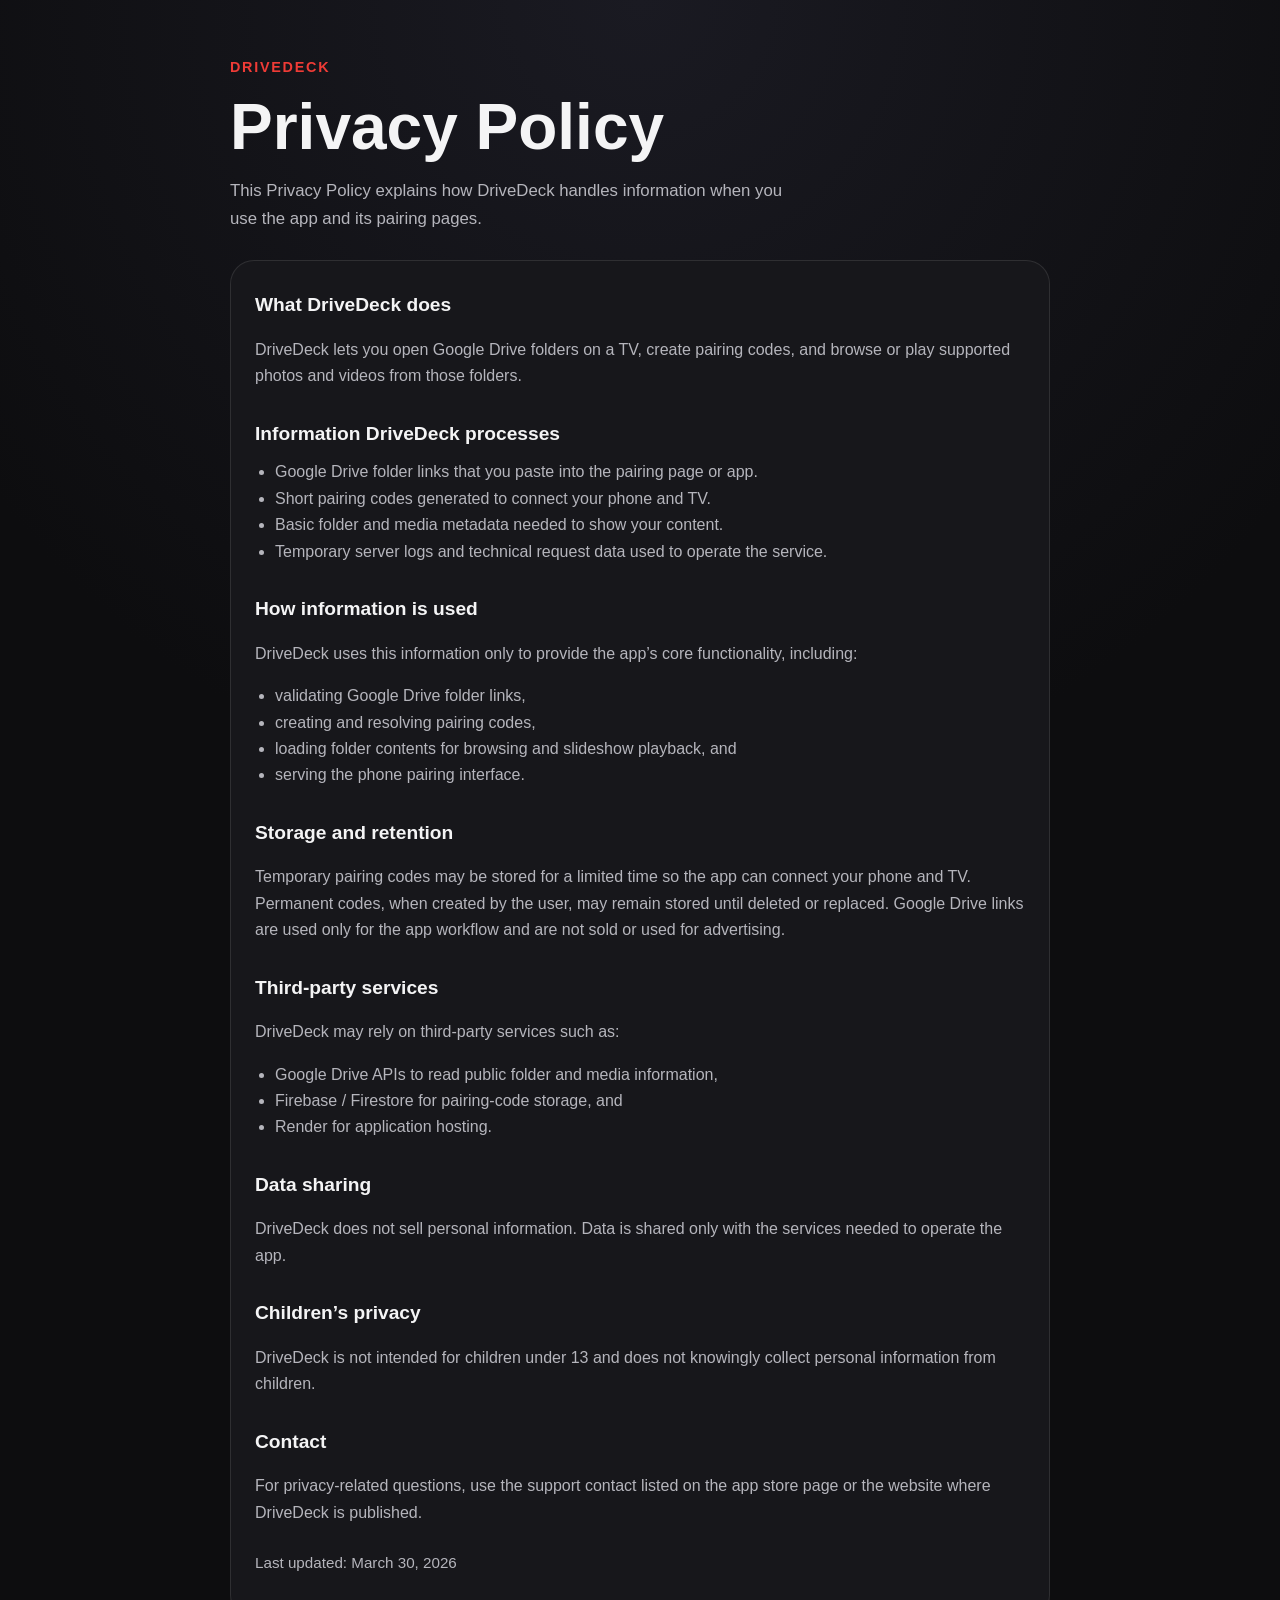
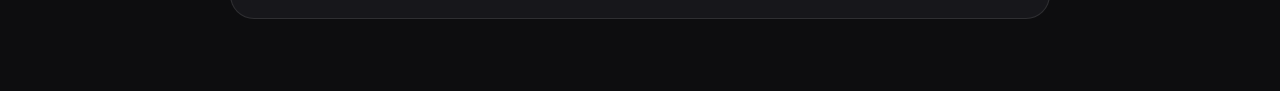
<file: privacy-policy.html>
<!DOCTYPE html>
<html lang="en">
  <head>
    <meta charset="UTF-8" />
    <meta name="viewport" content="width=device-width, initial-scale=1.0" />
    <title>DriveDeck Privacy Policy</title>
    <style>
      :root {
        color-scheme: dark;
        --bg: #0d0d0f;
        --panel: #17171b;
        --text: #f4f4f5;
        --muted: #b5b5bc;
        --accent: #ef3b36;
        --border: rgba(255, 255, 255, 0.1);
      }

      * {
        box-sizing: border-box;
      }

      body {
        margin: 0;
        font-family: -apple-system, BlinkMacSystemFont, "Segoe UI", sans-serif;
        background: radial-gradient(circle at top, #1a1a22, var(--bg) 45%);
        color: var(--text);
        line-height: 1.65;
      }

      main {
        max-width: 860px;
        margin: 0 auto;
        padding: 56px 20px 72px;
      }

      .eyebrow {
        color: var(--accent);
        font-size: 0.9rem;
        font-weight: 700;
        letter-spacing: 0.12em;
        text-transform: uppercase;
        margin: 0 0 14px;
      }

      h1 {
        font-size: clamp(2.2rem, 5vw, 4rem);
        line-height: 1.05;
        margin: 0 0 16px;
      }

      .intro {
        color: var(--muted);
        font-size: 1.05rem;
        margin: 0 0 28px;
        max-width: 62ch;
      }

      .panel {
        background: var(--panel);
        border: 1px solid var(--border);
        border-radius: 24px;
        padding: 28px 24px;
      }

      h2 {
        margin: 28px 0 10px;
        font-size: 1.2rem;
      }

      h2:first-child {
        margin-top: 0;
      }

      p,
      li {
        color: var(--muted);
      }

      ul {
        margin: 0;
        padding-left: 20px;
      }

      a {
        color: var(--text);
      }

      .updated {
        margin-top: 24px;
        color: var(--muted);
        font-size: 0.95rem;
      }
    </style>
  </head>
  <body>
    <main>
      <p class="eyebrow">DriveDeck</p>
      <h1>Privacy Policy</h1>
      <p class="intro">
        This Privacy Policy explains how DriveDeck handles information when you use the app and
        its pairing pages.
      </p>

      <section class="panel">
        <h2>What DriveDeck does</h2>
        <p>
          DriveDeck lets you open Google Drive folders on a TV, create pairing codes, and browse or
          play supported photos and videos from those folders.
        </p>

        <h2>Information DriveDeck processes</h2>
        <ul>
          <li>Google Drive folder links that you paste into the pairing page or app.</li>
          <li>Short pairing codes generated to connect your phone and TV.</li>
          <li>Basic folder and media metadata needed to show your content.</li>
          <li>Temporary server logs and technical request data used to operate the service.</li>
        </ul>

        <h2>How information is used</h2>
        <p>DriveDeck uses this information only to provide the app’s core functionality, including:</p>
        <ul>
          <li>validating Google Drive folder links,</li>
          <li>creating and resolving pairing codes,</li>
          <li>loading folder contents for browsing and slideshow playback, and</li>
          <li>serving the phone pairing interface.</li>
        </ul>

        <h2>Storage and retention</h2>
        <p>
          Temporary pairing codes may be stored for a limited time so the app can connect your phone
          and TV. Permanent codes, when created by the user, may remain stored until deleted or
          replaced. Google Drive links are used only for the app workflow and are not sold or used
          for advertising.
        </p>

        <h2>Third-party services</h2>
        <p>DriveDeck may rely on third-party services such as:</p>
        <ul>
          <li>Google Drive APIs to read public folder and media information,</li>
          <li>Firebase / Firestore for pairing-code storage, and</li>
          <li>Render for application hosting.</li>
        </ul>

        <h2>Data sharing</h2>
        <p>
          DriveDeck does not sell personal information. Data is shared only with the services needed
          to operate the app.
        </p>

        <h2>Children’s privacy</h2>
        <p>
          DriveDeck is not intended for children under 13 and does not knowingly collect personal
          information from children.
        </p>

        <h2>Contact</h2>
        <p>
          For privacy-related questions, use the support contact listed on the app store page or the
          website where DriveDeck is published.
        </p>

        <p class="updated">Last updated: March 30, 2026</p>
      </section>
    </main>
  </body>
</html>
</file>
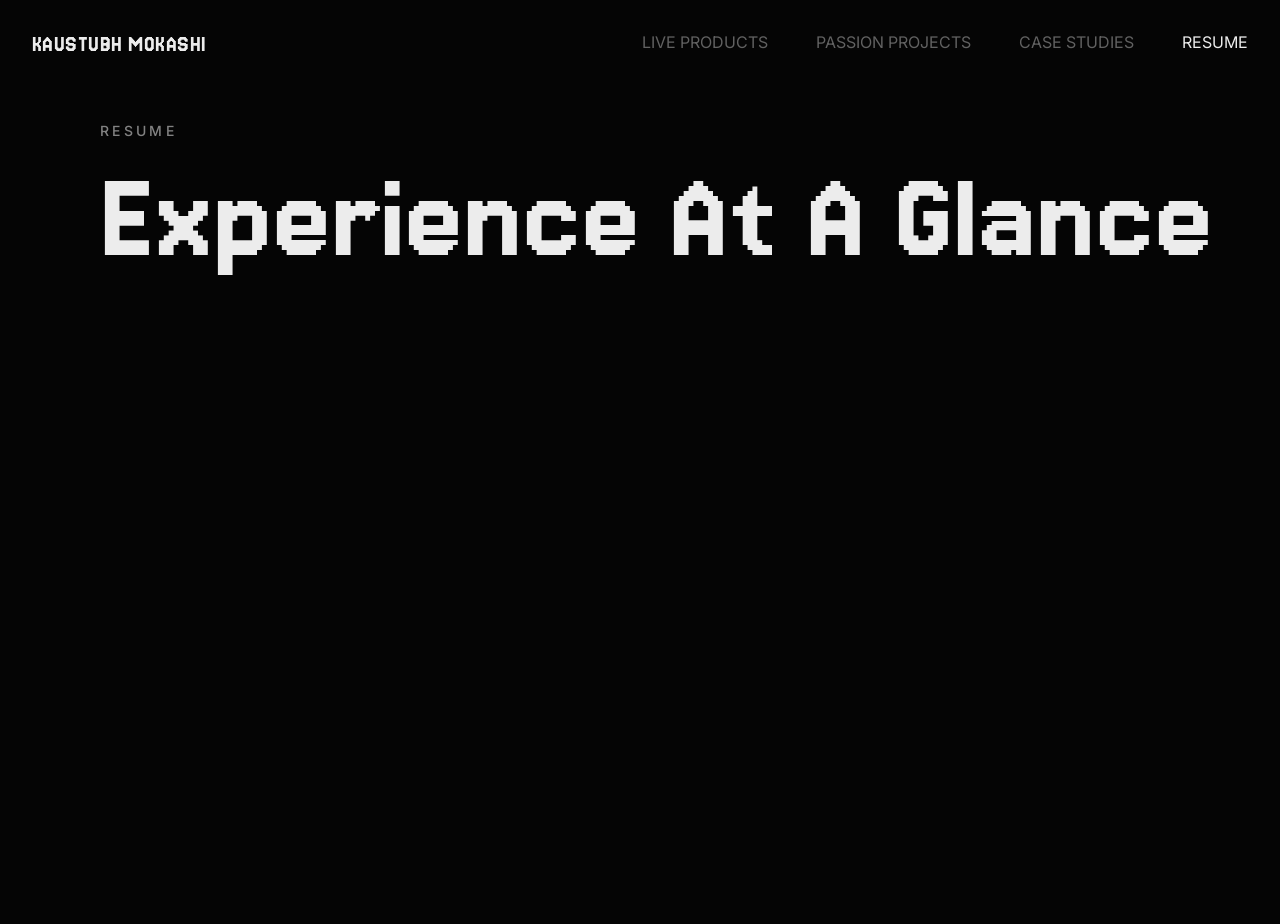
<file: resume.html>
<!DOCTYPE html>
<html lang="en">
  <head>
    <meta charset="UTF-8" />
    <meta name="viewport" content="width=device-width, initial-scale=1.0" />
    <title>Resume | Kaustubh Mokashi</title>
    <meta property="og:title" content="Kaustubh Mokashi — Resume" />
    <meta property="og:description" content="Resume and professional background of Kaustubh Mokashi." />
    <meta property="og:image" content="./thumbnail.svg" />
    <meta property="og:type" content="website" />
    <meta name="twitter:card" content="summary_large_image" />
    <meta name="twitter:title" content="Kaustubh Mokashi — Resume" />
    <meta name="twitter:description" content="Resume and professional background of Kaustubh Mokashi." />
    <meta name="twitter:image" content="./thumbnail.svg" />
    <link rel="preconnect" href="https://fonts.googleapis.com" />
    <link rel="preconnect" href="https://fonts.gstatic.com" crossorigin />
    <link
      href="https://fonts.googleapis.com/css2?family=Inter:wght@300;400;500;600&family=Jersey+15&family=Noto+Sans:wght@300;400;500;600&family=Oswald:wght@400&display=swap"
      rel="stylesheet"
    />
    <link rel="icon" type="image/svg+xml" href="./favicon.svg?v=1" />
    <link rel="stylesheet" href="./styles.css?v=20" />
  </head>
  <body>
    <a class="site-title site-title-link" href="https://www.kaustubhmokashi.com">KAUSTUBH MOKASHI</a>
    <button
      class="top-menu-toggle"
      type="button"
      aria-expanded="false"
      aria-controls="primary-menu"
      aria-label="Open menu"
    >
      <span></span>
      <span></span>
      <span></span>
    </button>
    <nav class="top-menu" id="primary-menu" aria-label="Primary">
      <a class="top-menu-link" href="./live-products.html">Live Products</a>
      <a class="top-menu-link" href="./passion-projects.html">Passion projects</a>
      <a class="top-menu-link" href="./case-studies.html">Case Studies</a>
      <a class="top-menu-link is-active" href="./resume.html">Resume</a>
    </nav>
    <svg class="drag-guide" aria-hidden="true">
      <line class="drag-guide-line" x1="0" y1="0" x2="0" y2="0"></line>
    </svg>
    <div class="drag-guide-label" aria-hidden="true">
      <span class="drag-guide-text">dx: 0,  dy: 0</span>
    </div>
    <main class="page-shell">
      <section class="page-panel" aria-label="Resume">
        <p class="page-kicker">Resume</p>
        <h1
          class="page-heading repairable-title"
          data-repairable-title="resume-page-title"
        >
          <span class="repairable-text-content">Experience At A Glance</span>
          <span
            class="interactive-corner interactive-corner-top-left text-edit-corner"
            aria-hidden="true"
          ></span>
          <span
            class="interactive-corner interactive-corner-top-right text-edit-corner"
            aria-hidden="true"
          ></span>
          <span
            class="interactive-corner interactive-corner-bottom-left text-edit-corner"
            aria-hidden="true"
          ></span>
          <span
            class="interactive-corner interactive-corner-bottom-right text-edit-corner"
            aria-hidden="true"
          ></span>
        </h1>
      </section>
    </main>
    <div class="personal-cursor" aria-hidden="true">
      <svg
        width="22"
        height="22"
        viewBox="0 0 22 22"
        fill="none"
        xmlns="http://www.w3.org/2000/svg"
      >
        <g filter="url(#personal-cursor-shadow)">
          <path
            d="M7.70778 17.5249L2.56947 2.844C2.28453 2.02988 3.09489 1.2611 3.89289 1.58848L17.9799 7.36777C18.9193 7.75316 18.7528 9.13125 17.7487 9.28187L12.0025 10.1438C11.5989 10.2043 11.2725 10.5041 11.178 10.9011L9.62444 17.4261C9.39316 18.3975 8.03764 18.4673 7.70778 17.5249Z"
            fill="#FFF"
            stroke="#FFF"
            stroke-width="1"
          />
        </g>
        <defs>
          <filter
            id="personal-cursor-shadow"
            x="0.00000977516"
            y="-0.00000548363"
            width="21.1108"
            height="21.7046"
            filterUnits="userSpaceOnUse"
            color-interpolation-filters="sRGB"
          >
            <feFlood flood-opacity="0" result="BackgroundImageFix" />
            <feColorMatrix
              in="SourceAlpha"
              type="matrix"
              values="0 0 0 0 0 0 0 0 0 0 0 0 0 0 0 0 0 0 127 0"
              result="hardAlpha"
            />
            <feOffset dy="1" />
            <feGaussianBlur stdDeviation="1.005" />
            <feComposite in2="hardAlpha" operator="out" />
            <feColorMatrix
              type="matrix"
              values="0 0 0 0 0 0 0 0 0 0 0 0 0 0 0 0 0 0 0.28 0"
            />
            <feBlend
              mode="normal"
              in2="BackgroundImageFix"
              result="effect1_dropShadow_134_2658"
            />
            <feBlend
              mode="normal"
              in="SourceGraphic"
              in2="effect1_dropShadow_134_2658"
              result="shape"
            />
          </filter>
        </defs>
      </svg>
      <span class="personal-cursor-label">You</span>
    </div>
    <div class="return-cursor" aria-hidden="true">
      <svg
        width="22"
        height="22"
        viewBox="0 0 22 22"
        fill="none"
        xmlns="http://www.w3.org/2000/svg"
      >
        <g filter="url(#return-cursor-shadow)">
          <path
            d="M7.70778 17.5249L2.56947 2.844C2.28453 2.02988 3.09489 1.2611 3.89289 1.58848L17.9799 7.36777C18.9193 7.75316 18.7528 9.13125 17.7487 9.28187L12.0025 10.1438C11.5989 10.2043 11.2725 10.5041 11.178 10.9011L9.62444 17.4261C9.39316 18.3975 8.03764 18.4673 7.70778 17.5249Z"
            fill="#29A146"
            stroke="#FFF"
            stroke-width="1"
          />
        </g>
        <defs>
          <filter
            id="return-cursor-shadow"
            x="0.00000977516"
            y="-0.00000548363"
            width="21.1108"
            height="21.7046"
            filterUnits="userSpaceOnUse"
            color-interpolation-filters="sRGB"
          >
            <feFlood flood-opacity="0" result="BackgroundImageFix" />
            <feColorMatrix
              in="SourceAlpha"
              type="matrix"
              values="0 0 0 0 0 0 0 0 0 0 0 0 0 0 0 0 0 0 127 0"
              result="hardAlpha"
            />
            <feOffset dy="1" />
            <feGaussianBlur stdDeviation="1.005" />
            <feComposite in2="hardAlpha" operator="out" />
            <feColorMatrix
              type="matrix"
              values="0 0 0 0 0 0 0 0 0 0 0 0 0 0 0 0 0 0 0.28 0"
            />
            <feBlend
              mode="normal"
              in2="BackgroundImageFix"
              result="effect1_dropShadow_134_2658"
            />
            <feBlend
              mode="normal"
              in="SourceGraphic"
              in2="effect1_dropShadow_134_2658"
              result="shape"
            />
          </filter>
        </defs>
      </svg>
      <span class="personal-cursor-label return-cursor-label">
        <span class="return-cursor-name">Kaustubh Mokashi</span>
        <span class="return-cursor-comment" data-full-comment=""></span>
        <span class="return-cursor-prompt"></span>
      </span>
    </div>
    <script src="./version.js?v=1.0.12"></script>
    <script src="./script.js?v=1.0.12"></script>
  </body>
</html>
</file>
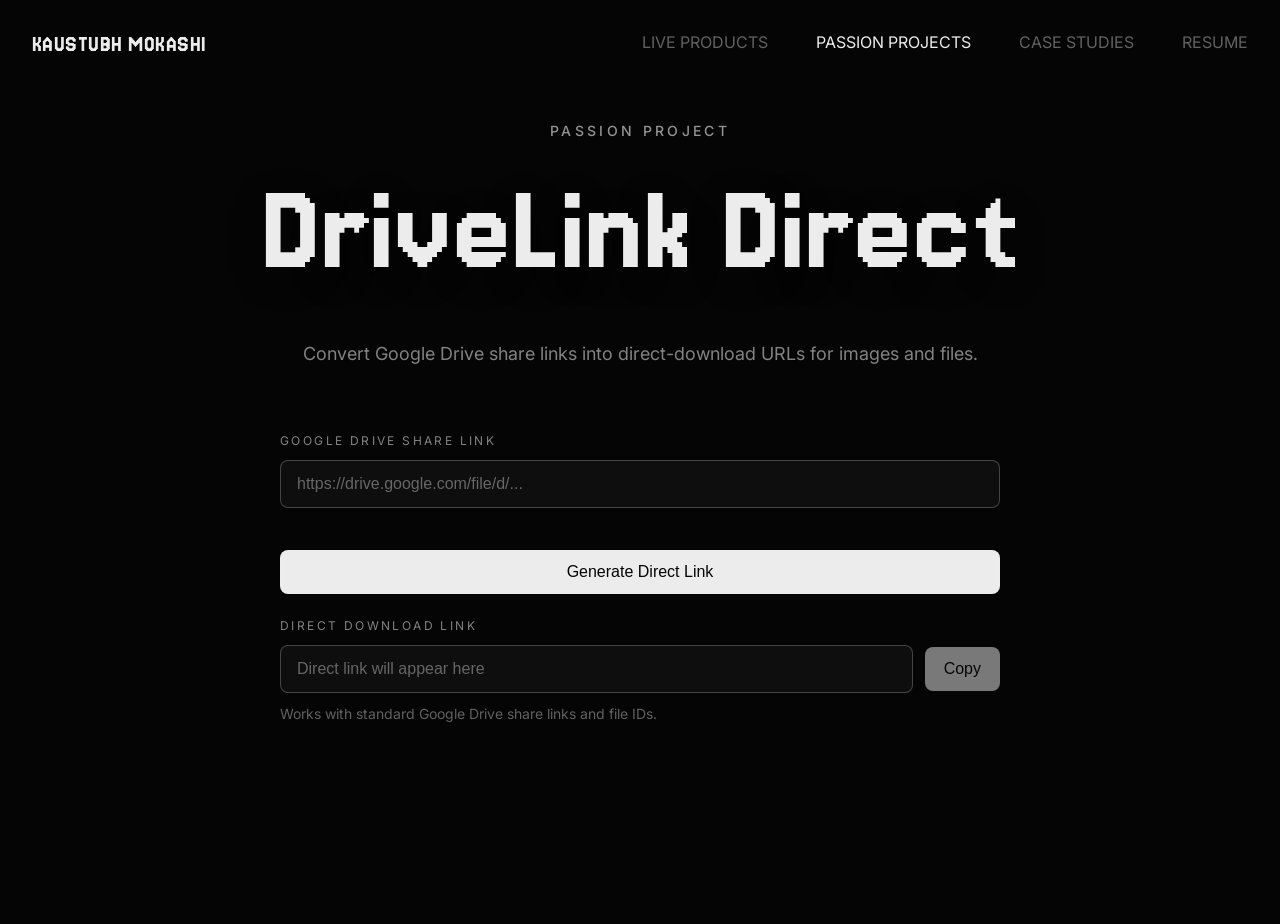
<file: passionprojects/DriveLink-Direct.html>
<!DOCTYPE html>
<html lang="en">
  <head>
    <meta charset="UTF-8" />
    <meta name="viewport" content="width=device-width, initial-scale=1.0" />
    <title>DriveLink Direct | Kaustubh Mokashi</title>
    <meta property="og:title" content="DriveLink Direct — Kaustubh Mokashi" />
    <meta
      property="og:description"
      content="Convert Google Drive share links into direct-download URLs in one click."
    />
    <meta property="og:image" content="../thumbnail.svg" />
    <meta property="og:type" content="website" />
    <meta name="twitter:card" content="summary_large_image" />
    <meta name="twitter:title" content="DriveLink Direct — Kaustubh Mokashi" />
    <meta
      name="twitter:description"
      content="Convert Google Drive share links into direct-download URLs in one click."
    />
    <meta name="twitter:image" content="../thumbnail.svg" />
    <link rel="preconnect" href="https://fonts.googleapis.com" />
    <link rel="preconnect" href="https://fonts.gstatic.com" crossorigin />
    <link
      href="https://fonts.googleapis.com/css2?family=Inter:wght@300;400;500;600&family=Jersey+15&family=Noto+Sans:wght@300;400;500;600&family=Oswald:wght@400&display=swap"
      rel="stylesheet"
    />
    <link rel="icon" type="image/svg+xml" href="../favicon.svg?v=1" />
    <link rel="stylesheet" href="../styles.css?v=20" />
  </head>
  <body class="page-passion">
    <a class="site-title site-title-link" href="https://www.kaustubhmokashi.com">KAUSTUBH MOKASHI</a>
    <button
      class="top-menu-toggle"
      type="button"
      aria-expanded="false"
      aria-controls="primary-menu"
      aria-label="Open menu"
    >
      <span></span>
      <span></span>
      <span></span>
    </button>
    <nav class="top-menu" id="primary-menu" aria-label="Primary">
      <a class="top-menu-link" href="../live-products.html">Live Products</a>
      <a class="top-menu-link is-active" href="../passion-projects.html">Passion projects</a>
      <a class="top-menu-link" href="../case-studies.html">Case Studies</a>
      <a class="top-menu-link" href="../resume.html">Resume</a>
    </nav>
    <svg class="drag-guide" aria-hidden="true">
      <line class="drag-guide-line" x1="0" y1="0" x2="0" y2="0"></line>
    </svg>
    <div class="drag-guide-label" aria-hidden="true">
      <span class="drag-guide-text">dx: 0,  dy: 0</span>
    </div>
    <main class="page-shell page-shell-centered">
      <section
        class="page-panel page-panel-centered page-panel-passion drive-link-panel"
        aria-label="DriveLink Direct"
      >
        <p class="page-kicker">Passion Project</p>
        <h1 class="page-heading">DriveLink Direct</h1>
        <p class="drive-link-subtitle">
          Convert Google Drive share links into direct-download URLs for images and files.
        </p>

        <div class="drive-link-tool">
          <form class="drive-link-form" autocomplete="off">
            <label class="drive-link-label" for="drive-link-input">Google Drive share link</label>
            <input
              id="drive-link-input"
              class="drive-link-input"
              type="url"
              placeholder="https://drive.google.com/file/d/..."
              required
            />
            <p class="drive-link-error" role="alert" aria-live="polite"></p>
            <button class="drive-link-generate" type="submit">Generate Direct Link</button>
          </form>

          <div class="drive-link-output">
            <label class="drive-link-label" for="drive-link-output">Direct download link</label>
            <div class="drive-link-output-row">
              <input
                id="drive-link-output"
                class="drive-link-input"
                type="text"
                placeholder="Direct link will appear here"
                readonly
              />
              <button class="drive-link-copy" type="button" disabled>Copy</button>
            </div>
            <p class="drive-link-helper">
              Works with standard Google Drive share links and file IDs.
            </p>
          </div>
        </div>
      </section>
    </main>
    <div class="personal-cursor" aria-hidden="true">
      <svg
        width="22"
        height="22"
        viewBox="0 0 22 22"
        fill="none"
        xmlns="http://www.w3.org/2000/svg"
      >
        <g filter="url(#personal-cursor-shadow)">
          <path
            d="M7.70778 17.5249L2.56947 2.844C2.28453 2.02988 3.09489 1.2611 3.89289 1.58848L17.9799 7.36777C18.9193 7.75316 18.7528 9.13125 17.7487 9.28187L12.0025 10.1438C11.5989 10.2043 11.2725 10.5041 11.178 10.9011L9.62444 17.4261C9.39316 18.3975 8.03764 18.4673 7.70778 17.5249Z"
            fill="#FFF"
            stroke="#FFF"
            stroke-width="1"
          />
        </g>
        <defs>
          <filter
            id="personal-cursor-shadow"
            x="0.00000977516"
            y="-0.00000548363"
            width="21.1108"
            height="21.7046"
            filterUnits="userSpaceOnUse"
            color-interpolation-filters="sRGB"
          >
            <feFlood flood-opacity="0" result="BackgroundImageFix" />
            <feColorMatrix
              in="SourceAlpha"
              type="matrix"
              values="0 0 0 0 0 0 0 0 0 0 0 0 0 0 0 0 0 0 127 0"
              result="hardAlpha"
            />
            <feOffset dy="1" />
            <feGaussianBlur stdDeviation="1.005" />
            <feComposite in2="hardAlpha" operator="out" />
            <feColorMatrix
              type="matrix"
              values="0 0 0 0 0 0 0 0 0 0 0 0 0 0 0 0 0 0 0.28 0"
            />
            <feBlend
              mode="normal"
              in2="BackgroundImageFix"
              result="effect1_dropShadow_134_2658"
            />
            <feBlend
              mode="normal"
              in="SourceGraphic"
              in2="effect1_dropShadow_134_2658"
              result="shape"
            />
          </filter>
        </defs>
      </svg>
      <span class="personal-cursor-label">You</span>
    </div>
    <div class="return-cursor" aria-hidden="true">
      <svg
        width="22"
        height="22"
        viewBox="0 0 22 22"
        fill="none"
        xmlns="http://www.w3.org/2000/svg"
      >
        <g filter="url(#return-cursor-shadow)">
          <path
            d="M7.70778 17.5249L2.56947 2.844C2.28453 2.02988 3.09489 1.2611 3.89289 1.58848L17.9799 7.36777C18.9193 7.75316 18.7528 9.13125 17.7487 9.28187L12.0025 10.1438C11.5989 10.2043 11.2725 10.5041 11.178 10.9011L9.62444 17.4261C9.39316 18.3975 8.03764 18.4673 7.70778 17.5249Z"
            fill="#29A146"
            stroke="#FFF"
            stroke-width="1"
          />
        </g>
        <defs>
          <filter
            id="return-cursor-shadow"
            x="0.00000977516"
            y="-0.00000548363"
            width="21.1108"
            height="21.7046"
            filterUnits="userSpaceOnUse"
            color-interpolation-filters="sRGB"
          >
            <feFlood flood-opacity="0" result="BackgroundImageFix" />
            <feColorMatrix
              in="SourceAlpha"
              type="matrix"
              values="0 0 0 0 0 0 0 0 0 0 0 0 0 0 0 0 0 0 127 0"
              result="hardAlpha"
            />
            <feOffset dy="1" />
            <feGaussianBlur stdDeviation="1.005" />
            <feComposite in2="hardAlpha" operator="out" />
            <feColorMatrix
              type="matrix"
              values="0 0 0 0 0 0 0 0 0 0 0 0 0 0 0 0 0 0 0.28 0"
            />
            <feBlend
              mode="normal"
              in2="BackgroundImageFix"
              result="effect1_dropShadow_134_2658"
            />
            <feBlend
              mode="normal"
              in="SourceGraphic"
              in2="effect1_dropShadow_134_2658"
              result="shape"
            />
          </filter>
        </defs>
      </svg>
      <span class="personal-cursor-label return-cursor-label">
        <span class="return-cursor-name">Kaustubh Mokashi</span>
        <span class="return-cursor-comment" data-full-comment=""></span>
        <span class="return-cursor-prompt"></span>
      </span>
    </div>
    <script src="../version.js?v=1.0.12"></script>
    <script src="../script.js?v=1.0.12"></script>
    <script>
      const driveInput = document.querySelector("#drive-link-input");
      const driveOutput = document.querySelector("#drive-link-output");
      const driveCopy = document.querySelector(".drive-link-copy");
      const driveForm = document.querySelector(".drive-link-form");
      const driveError = document.querySelector(".drive-link-error");

      const normalizeDriveLink = (value) => {
        if (!value) {
          return "";
        }
        const trimmed = value.trim();
        if (!trimmed.includes("drive.google.com")) {
          return "";
        }
        const fileIdMatch =
          trimmed.match(/\/file\/d\/([^/]+)/) || trimmed.match(/[?&]id=([^&]+)/);
        if (!fileIdMatch) {
          return "";
        }
        const fileId = fileIdMatch[1];
        return `https://lh3.googleusercontent.com/d/${fileId}`;
      };

      const updateCopyState = () => {
        driveCopy.disabled = !driveOutput.value;
      };

      driveForm.addEventListener("submit", (event) => {
        event.preventDefault();
        const normalized = normalizeDriveLink(driveInput.value);
        if (!normalized) {
          driveInput.classList.add("is-error");
          if (driveError) {
            driveError.textContent = "Please enter a valid Google Drive link.";
          }
          driveOutput.value = "";
          updateCopyState();
          return;
        }
        driveInput.classList.remove("is-error");
        if (driveError) {
          driveError.textContent = "";
        }
        driveOutput.value = normalized;
        updateCopyState();
      });

      driveCopy.addEventListener("click", async () => {
        if (!driveOutput.value) {
          return;
        }
        try {
          await navigator.clipboard.writeText(driveOutput.value);
          driveCopy.textContent = "Copied";
        } catch {
          driveCopy.textContent = "Copy Failed";
        }
        window.setTimeout(() => {
          driveCopy.textContent = "Copy";
        }, 1400);
      });

      updateCopyState();
    </script>
  </body>
</html>
</file>
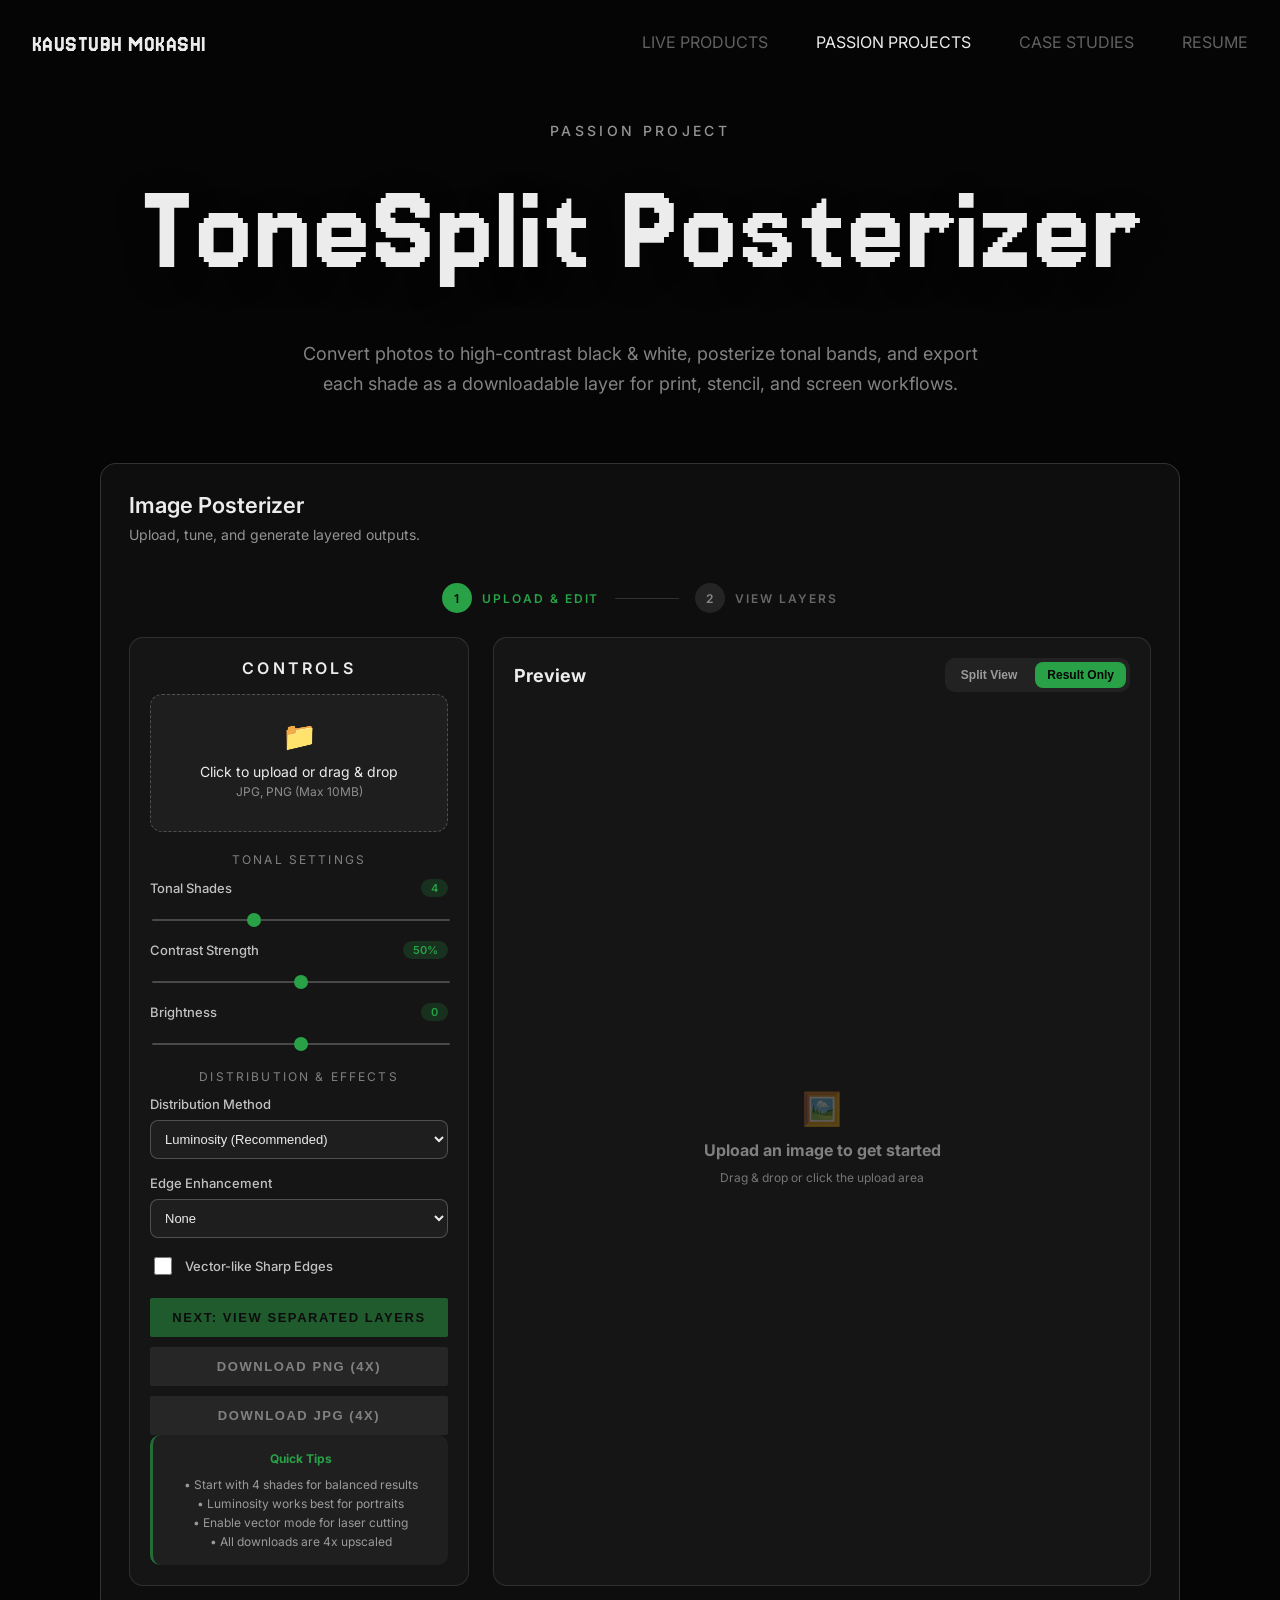
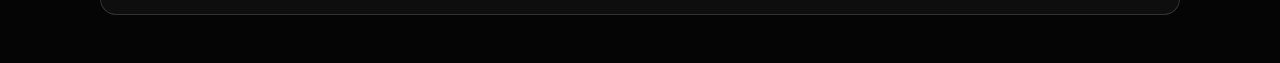
<file: passionprojects/Posterize-Layers.html>
<!DOCTYPE html>
<html lang="en">
  <head>
    <meta charset="UTF-8" />
    <meta name="viewport" content="width=device-width, initial-scale=1.0" />
    <title>ToneSplit Posterizer | Kaustubh Mokashi</title>
    <meta property="og:title" content="ToneSplit Posterizer — Kaustubh Mokashi" />
    <meta
      property="og:description"
      content="Posterize photos, generate high-contrast layers, and export each tone for print workflows."
    />
    <meta property="og:image" content="../thumbnail.svg" />
    <meta property="og:type" content="website" />
    <meta name="twitter:card" content="summary_large_image" />
    <meta name="twitter:title" content="ToneSplit Posterizer — Kaustubh Mokashi" />
    <meta
      name="twitter:description"
      content="Posterize photos, generate high-contrast layers, and export each tone for print workflows."
    />
    <meta name="twitter:image" content="../thumbnail.svg" />
    <link rel="preconnect" href="https://fonts.googleapis.com" />
    <link rel="preconnect" href="https://fonts.gstatic.com" crossorigin />
    <link
      href="https://fonts.googleapis.com/css2?family=Inter:wght@300;400;500;600&family=Jersey+15&family=Noto+Sans:wght@300;400;500;600&family=Oswald:wght@400&display=swap"
      rel="stylesheet"
    />
    <link rel="icon" type="image/svg+xml" href="../favicon.svg?v=1" />
    <link rel="stylesheet" href="../styles.css?v=20" />
  </head>
  <body class="page-passion posterize-page">
    <a class="site-title site-title-link" href="https://www.kaustubhmokashi.com">KAUSTUBH MOKASHI</a>
    <button
      class="top-menu-toggle"
      type="button"
      aria-expanded="false"
      aria-controls="primary-menu"
      aria-label="Open menu"
    >
      <span></span>
      <span></span>
      <span></span>
    </button>
    <nav class="top-menu" id="primary-menu" aria-label="Primary">
      <a class="top-menu-link" href="../live-products.html">Live Products</a>
      <a class="top-menu-link is-active" href="../passion-projects.html">Passion projects</a>
      <a class="top-menu-link" href="../case-studies.html">Case Studies</a>
      <a class="top-menu-link" href="../resume.html">Resume</a>
    </nav>
    <svg class="drag-guide" aria-hidden="true">
      <line class="drag-guide-line" x1="0" y1="0" x2="0" y2="0"></line>
    </svg>
    <div class="drag-guide-label" aria-hidden="true">
      <span class="drag-guide-text">dx: 0,  dy: 0</span>
    </div>
    <main class="page-shell page-shell-centered">
      <section class="page-panel page-panel-centered page-panel-passion posterize-panel" aria-label="ToneSplit Posterizer">
        <p class="page-kicker">Passion Project</p>
        <h1 class="page-heading">ToneSplit Posterizer</h1>
        <p class="drive-link-subtitle">
          Convert photos to high-contrast black & white, posterize tonal bands, and export each
          shade as a downloadable layer for print, stencil, and screen workflows.
        </p>

        <div class="posterize-tool">
          <div class="posterize-container" id="posterizeEditor">
            <header class="posterize-header">
              <h2>Image Posterizer</h2>
              <p>Upload, tune, and generate layered outputs.</p>
            </header>

            <div class="posterize-progress">
              <div class="posterize-step active" id="step1Indicator">
                <div class="posterize-step-number">1</div>
                <span>Upload & Edit</span>
              </div>
              <div class="posterize-divider"></div>
              <div class="posterize-step" id="step2Indicator">
                <div class="posterize-step-number">2</div>
                <span>View Layers</span>
              </div>
            </div>

            <div class="posterize-main">
              <div class="posterize-controls">
                <div class="posterize-panel-header">Controls</div>

                <div class="posterize-upload" id="uploadArea">
                  <div class="posterize-upload-icon">📁</div>
                  <div class="posterize-upload-text">Click to upload or drag & drop</div>
                  <div class="posterize-upload-subtext">JPG, PNG (Max 10MB)</div>
                  <div class="posterize-upload-filename" id="uploadFilename"></div>
                  <input type="file" id="fileInput" accept="image/*" />
                </div>

                <div class="posterize-section">
                  <div class="posterize-section-title">Tonal Settings</div>
                  <div class="posterize-control-group">
                    <label>
                      Tonal Shades
                      <span class="posterize-value-display" id="shadesValue">4</span>
                    </label>
                    <input type="range" id="shades" min="2" max="8" value="4" step="1" />
                  </div>
                  <div class="posterize-control-group">
                    <label>
                      Contrast Strength
                      <span class="posterize-value-display" id="contrastValue">50%</span>
                    </label>
                    <input type="range" id="contrast" min="0" max="100" value="50" step="1" />
                  </div>
                  <div class="posterize-control-group">
                    <label>
                      Brightness
                      <span class="posterize-value-display" id="brightnessValue">0</span>
                    </label>
                    <input type="range" id="brightness" min="-50" max="50" value="0" step="1" />
                  </div>
                </div>

                <div class="posterize-section">
                  <div class="posterize-section-title">Distribution & Effects</div>
                  <div class="posterize-control-group">
                    <label>Distribution Method</label>
                    <select id="distribution">
                      <option value="luminosity">Luminosity (Recommended)</option>
                      <option value="average">Average RGB</option>
                      <option value="desaturate">Desaturated</option>
                      <option value="red">Red Channel</option>
                      <option value="green">Green Channel</option>
                      <option value="blue">Blue Channel</option>
                    </select>
                  </div>
                  <div class="posterize-control-group">
                    <label>Edge Enhancement</label>
                    <select id="edge">
                      <option value="none">None</option>
                      <option value="light">Light</option>
                      <option value="medium">Medium</option>
                      <option value="strong">Strong</option>
                    </select>
                  </div>
                  <div class="posterize-control-group posterize-inline">
                    <label class="posterize-checkbox">
                      <input type="checkbox" id="vectorize" />
                      Vector-like Sharp Edges
                    </label>
                  </div>
                  <div class="posterize-control-group" id="edgeThresholdGroup" style="display: none;">
                    <label>
                      Smoothness
                      <span class="posterize-value-display" id="edgeThresholdValue">50%</span>
                    </label>
                    <input type="range" id="edgeThreshold" min="0" max="100" value="50" step="1" />
                  </div>
                </div>

                <div class="posterize-button-group">
                  <button class="posterize-btn posterize-btn-primary" id="nextStepBtn" disabled>
                    Next: View Separated Layers
                  </button>
                  <button class="posterize-btn posterize-btn-secondary" id="downloadBtn" disabled>
                    Download PNG (4x)
                  </button>
                  <button class="posterize-btn posterize-btn-secondary" id="downloadJpgBtn" disabled>
                    Download JPG (4x)
                  </button>
                </div>

                <div class="posterize-success" id="successMessage">
                  <span>✓</span>
                  <span>Download started!</span>
                </div>

                <div class="posterize-info">
                  <strong>Quick Tips</strong>
                  • Start with 4 shades for balanced results<br />
                  • Luminosity works best for portraits<br />
                  • Enable vector mode for laser cutting<br />
                  • All downloads are 4x upscaled
                </div>
              </div>

                <div class="posterize-preview">
                  <div class="posterize-preview-header">
                    <h3>Preview</h3>
                  <div class="posterize-toggle">
                    <button class="posterize-toggle-btn" id="splitBtn">Split View</button>
                    <button class="posterize-toggle-btn active" id="resultBtn">Result Only</button>
                  </div>
                </div>
                <div class="posterize-canvas-container" id="canvasContainer">
                  <div class="posterize-placeholder">
                    <div class="posterize-placeholder-icon">🖼️</div>
                    <div><strong>Upload an image to get started</strong></div>
                    <div class="posterize-placeholder-note">Drag & drop or click the upload area</div>
                  </div>
                  <div class="posterize-processing" id="processingIndicator">
                    <div class="posterize-spinner"></div>
                    <span>Processing image...</span>
                  </div>
                </div>
              </div>
            </div>
          </div>

          <div class="posterize-container" id="posterizeLayers" style="display: none;">
            <header class="posterize-header">
              <h2>Separated Layers</h2>
              <p>Each tonal shade isolated for individual editing and export.</p>
            </header>

            <div class="posterize-progress">
              <div class="posterize-step completed">
                <div class="posterize-step-number">✓</div>
                <span>Upload & Edit</span>
              </div>
              <div class="posterize-divider"></div>
              <div class="posterize-step active">
                <div class="posterize-step-number">2</div>
                <span>View Layers</span>
              </div>
            </div>

            <div class="posterize-layer-toolbar">
              <button class="posterize-toggle-btn" id="backBtn">
                ← Back to Editor
              </button>
              <button class="posterize-btn posterize-btn-primary" id="downloadAllLayersBtn">
                Download All Layers (PNG)
              </button>
            </div>

            <div class="posterize-layer-info">
              <strong>Layer Export Info:</strong>
              Each layer is exported at 4x resolution with a white background. Perfect for importing into
              Photoshop, Illustrator, or your print workflow.
            </div>

            <div class="posterize-layer-grid" id="layersContainer"></div>
          </div>
        </div>
      </section>
    </main>
    <div class="personal-cursor" aria-hidden="true">
      <svg
        width="22"
        height="22"
        viewBox="0 0 22 22"
        fill="none"
        xmlns="http://www.w3.org/2000/svg"
      >
        <g filter="url(#personal-cursor-shadow)">
          <path
            d="M7.70778 17.5249L2.56947 2.844C2.28453 2.02988 3.09489 1.2611 3.89289 1.58848L17.9799 7.36777C18.9193 7.75316 18.7528 9.13125 17.7487 9.28187L12.0025 10.1438C11.5989 10.2043 11.2725 10.5041 11.178 10.9011L9.62444 17.4261C9.39316 18.3975 8.03764 18.4673 7.70778 17.5249Z"
            fill="#FFF"
            stroke="#FFF"
            stroke-width="1"
          />
        </g>
        <defs>
          <filter
            id="personal-cursor-shadow"
            x="0.00000977516"
            y="-0.00000548363"
            width="21.1108"
            height="21.7046"
            filterUnits="userSpaceOnUse"
            color-interpolation-filters="sRGB"
          >
            <feFlood flood-opacity="0" result="BackgroundImageFix" />
            <feColorMatrix
              in="SourceAlpha"
              type="matrix"
              values="0 0 0 0 0 0 0 0 0 0 0 0 0 0 0 0 0 0 127 0"
              result="hardAlpha"
            />
            <feOffset dy="1" />
            <feGaussianBlur stdDeviation="1.005" />
            <feComposite in2="hardAlpha" operator="out" />
            <feColorMatrix
              type="matrix"
              values="0 0 0 0 0 0 0 0 0 0 0 0 0 0 0 0 0 0 0.28 0"
            />
            <feBlend mode="normal" in2="BackgroundImageFix" result="effect1_dropShadow_134_2658" />
            <feBlend mode="normal" in="SourceGraphic" in2="effect1_dropShadow_134_2658" result="shape" />
          </filter>
        </defs>
      </svg>
      <span class="personal-cursor-label">You</span>
    </div>
    <div class="return-cursor" aria-hidden="true">
      <svg class="cursor-icon" width="24" height="28" viewBox="0 0 24 28" fill="none">
        <path
          d="M3 2L21 12L13 14L10 22L3 2Z"
          fill="#29A146"
          stroke="#FFF"
          stroke-width="1"
          style="filter: drop-shadow(0 1px 2.01px rgba(0, 0, 0, 0.28));"
        />
      </svg>
      <span class="return-cursor-label">Kaustubh Mokashi</span>
      <span class="return-cursor-prompt"></span>
    </div>
    <script src="../version.js?v=1.0.12"></script>
    <script src="../script.js?v=1.0.12"></script>
    <script>
      let originalImage = null;
      let originalCanvas = null;
      let processedCanvas = null;
      let originalCtx = null;
      let processedCtx = null;

      const uploadArea = document.getElementById("uploadArea");
      const fileInput = document.getElementById("fileInput");
      const canvasContainer = document.getElementById("canvasContainer");
      const shadesSlider = document.getElementById("shades");
      const contrastSlider = document.getElementById("contrast");
      const brightnessSlider = document.getElementById("brightness");
      const distributionSelect = document.getElementById("distribution");
      const edgeSelect = document.getElementById("edge");
      const downloadBtn = document.getElementById("downloadBtn");
      const downloadJpgBtn = document.getElementById("downloadJpgBtn");
      const splitBtn = document.getElementById("splitBtn");
      const resultBtn = document.getElementById("resultBtn");
      const vectorizeCheckbox = document.getElementById("vectorize");
      const edgeThresholdSlider = document.getElementById("edgeThreshold");
      const edgeThresholdGroup = document.getElementById("edgeThresholdGroup");
      const edgeThresholdValue = document.getElementById("edgeThresholdValue");

      const nextStepBtn = document.getElementById("nextStepBtn");
      const layerView = document.getElementById("posterizeLayers");
      const editorView = document.getElementById("posterizeEditor");
      const backBtn = document.getElementById("backBtn");
      const layersContainer = document.getElementById("layersContainer");
      const downloadAllLayersBtn = document.getElementById("downloadAllLayersBtn");

      const step1Indicator = document.getElementById("step1Indicator");
      const step2Indicator = document.getElementById("step2Indicator");
      const uploadFilename = document.getElementById("uploadFilename");
      const processingIndicator = document.getElementById("processingIndicator");
      const successMessage = document.getElementById("successMessage");

      let separatedLayers = [];
      let isProcessing = false;
      let viewMode = "result";

      const shadesValue = document.getElementById("shadesValue");
      const contrastValue = document.getElementById("contrastValue");
      const brightnessValue = document.getElementById("brightnessValue");

      uploadArea.addEventListener("click", () => fileInput.click());
      uploadArea.addEventListener("dragover", (event) => {
        event.preventDefault();
        uploadArea.classList.add("dragover");
      });
      uploadArea.addEventListener("dragleave", () => uploadArea.classList.remove("dragover"));
      uploadArea.addEventListener("drop", (event) => {
        event.preventDefault();
        uploadArea.classList.remove("dragover");
        const file = event.dataTransfer.files[0];
        if (file && file.type.startsWith("image/")) {
          loadImage(file);
        }
      });
      fileInput.addEventListener("change", (event) => {
        const file = event.target.files[0];
        if (file) {
          loadImage(file);
        }
      });

      shadesSlider.addEventListener("input", (event) => {
        shadesValue.textContent = event.target.value;
        processImage();
      });
      contrastSlider.addEventListener("input", (event) => {
        contrastValue.textContent = `${event.target.value}%`;
        processImage();
      });
      brightnessSlider.addEventListener("input", (event) => {
        brightnessValue.textContent =
          event.target.value > 0 ? `+${event.target.value}` : event.target.value;
        processImage();
      });
      distributionSelect.addEventListener("change", processImage);
      edgeSelect.addEventListener("change", processImage);
      vectorizeCheckbox.addEventListener("change", (event) => {
        edgeThresholdGroup.style.display = event.target.checked ? "block" : "none";
        processImage();
      });
      edgeThresholdSlider.addEventListener("input", (event) => {
        edgeThresholdValue.textContent = `${event.target.value}%`;
        processImage();
      });

      nextStepBtn.addEventListener("click", () => {
        generateSeparatedLayers();
        editorView.style.display = "none";
        layerView.style.display = "block";
        window.scrollTo(0, 0);
      });

      backBtn.addEventListener("click", () => {
        layerView.style.display = "none";
        editorView.style.display = "block";
        window.scrollTo(0, 0);
      });

      downloadAllLayersBtn.addEventListener("click", downloadAllLayers);

      splitBtn.addEventListener("click", () => {
        viewMode = "split";
        splitBtn.classList.add("active");
        resultBtn.classList.remove("active");
        updateView();
      });
      resultBtn.addEventListener("click", () => {
        viewMode = "result";
        resultBtn.classList.add("active");
        splitBtn.classList.remove("active");
        updateView();
      });

      downloadBtn.addEventListener("click", () => downloadImage("png"));
      downloadJpgBtn.addEventListener("click", () => downloadImage("jpg"));

      function loadImage(file) {
        const reader = new FileReader();
        reader.onload = (event) => {
          const img = new Image();
          img.onload = () => {
            originalImage = img;
            uploadArea.classList.add("has-image");
            uploadFilename.textContent = `✓ ${file.name}`;
            initializeCanvases();
            processImage();
            downloadBtn.disabled = false;
            downloadJpgBtn.disabled = false;
          };
          img.src = event.target.result;
        };
        reader.readAsDataURL(file);
      }

      function initializeCanvases() {
        canvasContainer.innerHTML = "";
        const maxWidth = 500;
        const scale = Math.min(1, maxWidth / originalImage.width);
        const displayWidth = originalImage.width * scale;
        const displayHeight = originalImage.height * scale;

        originalCanvas = document.createElement("canvas");
        originalCanvas.width = originalImage.width;
        originalCanvas.height = originalImage.height;
        originalCanvas.style.width = `${displayWidth}px`;
        originalCanvas.style.height = `${displayHeight}px`;
        originalCtx = originalCanvas.getContext("2d", { willReadFrequently: true });
        originalCtx.drawImage(originalImage, 0, 0);

        processedCanvas = document.createElement("canvas");
        processedCanvas.width = originalImage.width;
        processedCanvas.height = originalImage.height;
        processedCanvas.style.width = `${displayWidth}px`;
        processedCanvas.style.height = `${displayHeight}px`;
        processedCtx = processedCanvas.getContext("2d", { willReadFrequently: true });

        updateView();
      }

      function updateView() {
        if (!originalCanvas || !processedCanvas) return;
        canvasContainer.innerHTML = "";
        if (viewMode === "split") {
          const originalWrapper = document.createElement("div");
          originalWrapper.className = "posterize-canvas-wrapper";
          originalWrapper.innerHTML = '<div class="posterize-canvas-label">Original</div>';
          originalWrapper.appendChild(originalCanvas);

          const processedWrapper = document.createElement("div");
          processedWrapper.className = "posterize-canvas-wrapper";
          processedWrapper.innerHTML = '<div class="posterize-canvas-label">Posterized</div>';
          processedWrapper.appendChild(processedCanvas);

          canvasContainer.appendChild(originalWrapper);
          canvasContainer.appendChild(processedWrapper);
        } else {
          const processedWrapper = document.createElement("div");
          processedWrapper.className = "posterize-canvas-wrapper";
          processedWrapper.appendChild(processedCanvas);
          canvasContainer.appendChild(processedWrapper);
        }
      }

      function processImage() {
        if (!originalImage || isProcessing) return;
        if (originalCanvas.width * originalCanvas.height > 500000) {
          processingIndicator.classList.add("active");
        }
        isProcessing = true;

        setTimeout(() => {
          const imageData = originalCtx.getImageData(
            0,
            0,
            originalCanvas.width,
            originalCanvas.height
          );
          const data = imageData.data;

          const shades = parseInt(shadesSlider.value, 10);
          const contrast = parseFloat(contrastSlider.value) / 100;
          const brightness = parseInt(brightnessSlider.value, 10);
          const distribution = distributionSelect.value;
          const edge = edgeSelect.value;
          const vectorize = vectorizeCheckbox.checked;
          const edgeThreshold = parseFloat(edgeThresholdSlider.value) / 100;

          const grayData = new Uint8ClampedArray(data.length);
          for (let i = 0; i < data.length; i += 4) {
            let gray;
            switch (distribution) {
              case "luminosity":
                gray = 0.299 * data[i] + 0.587 * data[i + 1] + 0.114 * data[i + 2];
                break;
              case "average":
                gray = (data[i] + data[i + 1] + data[i + 2]) / 3;
                break;
              case "desaturate":
                gray =
                  (Math.max(data[i], data[i + 1], data[i + 2]) +
                    Math.min(data[i], data[i + 1], data[i + 2])) /
                  2;
                break;
              case "red":
                gray = data[i];
                break;
              case "green":
                gray = data[i + 1];
                break;
              case "blue":
                gray = data[i + 2];
                break;
              default:
                gray = data[i];
            }
            grayData[i] = grayData[i + 1] = grayData[i + 2] = gray;
            grayData[i + 3] = data[i + 3];
          }

          let edgeData = new Uint8ClampedArray(grayData);
          if (edge !== "none") {
            edgeData = applyEdgeEnhancement(grayData, originalCanvas.width, originalCanvas.height, edge);
          }

          for (let i = 0; i < edgeData.length; i += 4) {
            edgeData[i] = Math.max(0, Math.min(255, edgeData[i] + brightness));
            edgeData[i + 1] = Math.max(0, Math.min(255, edgeData[i + 1] + brightness));
            edgeData[i + 2] = Math.max(0, Math.min(255, edgeData[i + 2] + brightness));
          }

          const contrastFactor = (259 * (contrast * 255 + 255)) / (255 * (259 - contrast * 255));
          for (let i = 0; i < edgeData.length; i += 4) {
            edgeData[i] = Math.max(0, Math.min(255, contrastFactor * (edgeData[i] - 128) + 128));
            edgeData[i + 1] = Math.max(0, Math.min(255, contrastFactor * (edgeData[i + 1] - 128) + 128));
            edgeData[i + 2] = Math.max(0, Math.min(255, contrastFactor * (edgeData[i + 2] - 128) + 128));
          }

          if (vectorize) {
            edgeData = applyVectorization(edgeData, originalCanvas.width, originalCanvas.height, edgeThreshold);
          }

          const levels = shades - 1;
          for (let i = 0; i < edgeData.length; i += 4) {
            const level = Math.round((edgeData[i] / 255) * levels);
            const value = (level / levels) * 255;
            edgeData[i] = edgeData[i + 1] = edgeData[i + 2] = value;
          }

          const outputImageData = new ImageData(edgeData, originalCanvas.width, originalCanvas.height);
          processedCtx.putImageData(outputImageData, 0, 0);

          nextStepBtn.disabled = false;
          step1Indicator.classList.add("completed");
          processingIndicator.classList.remove("active");
          isProcessing = false;
        }, 10);
      }

      function applyEdgeEnhancement(data, width, height, strength) {
        const result = new Uint8ClampedArray(data);
        const kernel = getEdgeKernel(strength);
        const kernelSize = Math.sqrt(kernel.length);
        const half = Math.floor(kernelSize / 2);

        for (let y = half; y < height - half; y++) {
          for (let x = half; x < width - half; x++) {
            let sum = 0;
            for (let ky = 0; ky < kernelSize; ky++) {
              for (let kx = 0; kx < kernelSize; kx++) {
                const px = x + kx - half;
                const py = y + ky - half;
                const idx = (py * width + px) * 4;
                sum += data[idx] * kernel[ky * kernelSize + kx];
              }
            }
            const idx = (y * width + x) * 4;
            result[idx] = result[idx + 1] = result[idx + 2] = Math.max(0, Math.min(255, sum));
          }
        }
        return result;
      }

      function getEdgeKernel(strength) {
        if (strength === "light") return [0, -1, 0, -1, 5, -1, 0, -1, 0];
        if (strength === "medium") return [-1, -1, -1, -1, 9, -1, -1, -1, -1];
        if (strength === "strong") return [-1, -1, -1, -1, 12, -1, -1, -1, -1];
        return [0, 0, 0, 0, 1, 0, 0, 0, 0];
      }

      function applyVectorization(data, width, height, threshold) {
        const edges = detectEdgesSobel(data, width, height);
        const edgeMap = new Uint8ClampedArray(width * height);
        const edgeThresholdValue = threshold * 255;
        for (let i = 0; i < edges.length; i++) {
          edgeMap[i] = edges[i] > edgeThresholdValue ? 1 : 0;
        }

        const result = new Uint8ClampedArray(data);
        const radius = 2;
        for (let y = radius; y < height - radius; y++) {
          for (let x = radius; x < width - radius; x++) {
            const centerIdx = y * width + x;
            if (edgeMap[centerIdx] === 1) {
              const idx = centerIdx * 4;
              result[idx] = result[idx + 1] = result[idx + 2] = data[idx] > 127 ? 255 : 0;
            }
          }
        }
        return result;
      }

      function detectEdgesSobel(data, width, height) {
        const gx = [-1, 0, 1, -2, 0, 2, -1, 0, 1];
        const gy = [-1, -2, -1, 0, 0, 0, 1, 2, 1];
        const result = new Uint8ClampedArray(width * height);
        for (let y = 1; y < height - 1; y++) {
          for (let x = 1; x < width - 1; x++) {
            let sumX = 0;
            let sumY = 0;
            for (let ky = -1; ky <= 1; ky++) {
              for (let kx = -1; kx <= 1; kx++) {
                const idx = ((y + ky) * width + (x + kx)) * 4;
                const pixel = data[idx];
                const kernelIndex = (ky + 1) * 3 + (kx + 1);
                sumX += pixel * gx[kernelIndex];
                sumY += pixel * gy[kernelIndex];
              }
            }
            const magnitude = Math.sqrt(sumX * sumX + sumY * sumY);
            result[y * width + x] = magnitude;
          }
        }
        return result;
      }

      function generateSeparatedLayers() {
        if (!processedCanvas) return;
        const shades = parseInt(shadesSlider.value, 10);
        const levels = shades - 1;
        separatedLayers = [];
        layersContainer.innerHTML = "";

        for (let i = 0; i <= levels; i++) {
          const layerCanvas = document.createElement("canvas");
          layerCanvas.width = processedCanvas.width;
          layerCanvas.height = processedCanvas.height;
          const ctx = layerCanvas.getContext("2d");

          const imageData = processedCtx.getImageData(0, 0, processedCanvas.width, processedCanvas.height);
          const data = imageData.data;

          for (let p = 0; p < data.length; p += 4) {
            const level = Math.round((data[p] / 255) * levels);
            if (level === i) {
              data[p] = data[p + 1] = data[p + 2] = 0;
              data[p + 3] = 255;
            } else {
              data[p + 3] = 0;
            }
          }

          ctx.fillStyle = "#ffffff";
          ctx.fillRect(0, 0, layerCanvas.width, layerCanvas.height);
          ctx.putImageData(imageData, 0, 0);
          separatedLayers.push(layerCanvas);

          const layerCard = document.createElement("div");
          layerCard.className = "posterize-layer-card";
          layerCard.innerHTML = `
            <div class="posterize-layer-header">
              <span class="posterize-layer-name">Layer ${i + 1}</span>
              <span class="posterize-layer-value">${Math.round((i / levels) * 100)}%</span>
            </div>
          `;

          const layerCanvasWrapper = document.createElement("div");
          layerCanvasWrapper.className = "posterize-layer-canvas-wrapper";
          const previewCanvas = document.createElement("canvas");
          previewCanvas.width = layerCanvas.width;
          previewCanvas.height = layerCanvas.height;
          const previewCtx = previewCanvas.getContext("2d");
          previewCtx.drawImage(layerCanvas, 0, 0);
          previewCanvas.className = "posterize-layer-canvas";
          layerCanvasWrapper.appendChild(previewCanvas);

          const layerActions = document.createElement("div");
          layerActions.className = "posterize-layer-actions";

          const downloadLayerBtn = document.createElement("button");
          downloadLayerBtn.className = "posterize-btn posterize-btn-secondary posterize-btn-small";
          downloadLayerBtn.textContent = "Download PNG";
          downloadLayerBtn.addEventListener("click", () => downloadLayer(layerCanvas, i));

          layerActions.appendChild(downloadLayerBtn);

          layerCard.appendChild(layerCanvasWrapper);
          layerCard.appendChild(layerActions);
          layersContainer.appendChild(layerCard);
        }
      }

      function downloadLayer(canvas, index) {
        const exportCanvas = document.createElement("canvas");
        exportCanvas.width = canvas.width * 4;
        exportCanvas.height = canvas.height * 4;
        const ctx = exportCanvas.getContext("2d");
        ctx.fillStyle = "#ffffff";
        ctx.fillRect(0, 0, exportCanvas.width, exportCanvas.height);
        ctx.drawImage(canvas, 0, 0, exportCanvas.width, exportCanvas.height);

        const link = document.createElement("a");
        link.download = `layer-${index + 1}.png`;
        link.href = exportCanvas.toDataURL("image/png");
        link.click();

        showSuccessMessage();
      }

      function downloadAllLayers() {
        separatedLayers.forEach((layerCanvas, index) => {
          downloadLayer(layerCanvas, index);
        });
      }

      function downloadImage(format) {
        if (!processedCanvas) return;
        const exportCanvas = document.createElement("canvas");
        exportCanvas.width = processedCanvas.width * 4;
        exportCanvas.height = processedCanvas.height * 4;
        const ctx = exportCanvas.getContext("2d");
        ctx.drawImage(processedCanvas, 0, 0, exportCanvas.width, exportCanvas.height);

        const link = document.createElement("a");
        link.download = `posterized.${format}`;
        link.href = exportCanvas.toDataURL(`image/${format}`);
        link.click();

        showSuccessMessage();
      }

      function showSuccessMessage() {
        successMessage.classList.add("show");
        setTimeout(() => successMessage.classList.remove("show"), 1500);
      }
    </script>
  </body>
</html>
</file>
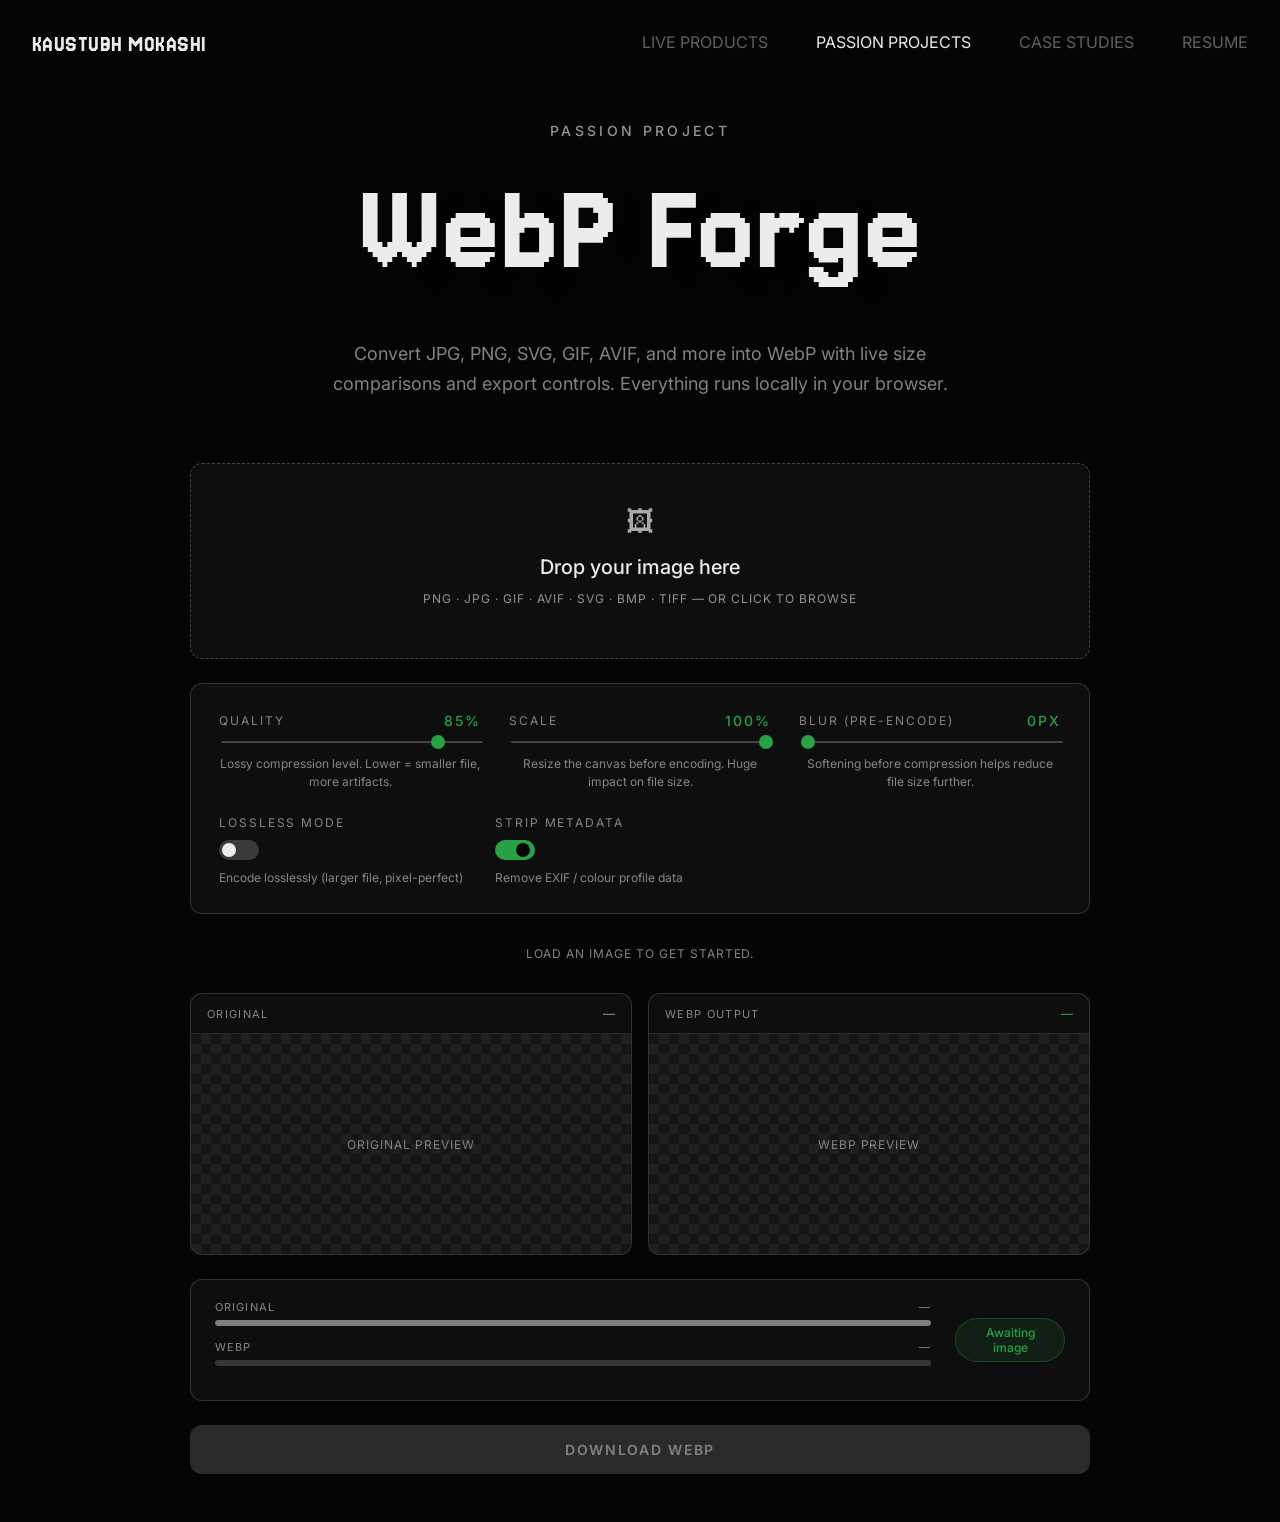
<file: passionprojects/WebP-Forge.html>
<!DOCTYPE html>
<html lang="en">
  <head>
    <meta charset="UTF-8" />
    <meta name="viewport" content="width=device-width, initial-scale=1.0" />
    <title>WebP Forge | Kaustubh Mokashi</title>
    <meta property="og:title" content="WebP Forge — Kaustubh Mokashi" />
    <meta
      property="og:description"
      content="Convert JPG, PNG, SVG, and more into WebP with quality, scale, and metadata controls."
    />
    <meta property="og:image" content="../thumbnail.svg" />
    <meta property="og:type" content="website" />
    <meta name="twitter:card" content="summary_large_image" />
    <meta name="twitter:title" content="WebP Forge — Kaustubh Mokashi" />
    <meta
      name="twitter:description"
      content="Convert JPG, PNG, SVG, and more into WebP with quality, scale, and metadata controls."
    />
    <meta name="twitter:image" content="../thumbnail.svg" />
    <link rel="preconnect" href="https://fonts.googleapis.com" />
    <link rel="preconnect" href="https://fonts.gstatic.com" crossorigin />
    <link
      href="https://fonts.googleapis.com/css2?family=Inter:wght@300;400;500;600&family=Jersey+15&family=Noto+Sans:wght@300;400;500;600&family=Oswald:wght@400&display=swap"
      rel="stylesheet"
    />
    <link rel="icon" type="image/svg+xml" href="../favicon.svg?v=1" />
    <link rel="stylesheet" href="../styles.css?v=20" />
  </head>
  <body class="page-passion">
    <a class="site-title site-title-link" href="https://www.kaustubhmokashi.com">KAUSTUBH MOKASHI</a>
    <button
      class="top-menu-toggle"
      type="button"
      aria-expanded="false"
      aria-controls="primary-menu"
      aria-label="Open menu"
    >
      <span></span>
      <span></span>
      <span></span>
    </button>
    <nav class="top-menu" id="primary-menu" aria-label="Primary">
      <a class="top-menu-link" href="../live-products.html">Live Products</a>
      <a class="top-menu-link is-active" href="../passion-projects.html">Passion projects</a>
      <a class="top-menu-link" href="../case-studies.html">Case Studies</a>
      <a class="top-menu-link" href="../resume.html">Resume</a>
    </nav>
    <svg class="drag-guide" aria-hidden="true">
      <line class="drag-guide-line" x1="0" y1="0" x2="0" y2="0"></line>
    </svg>
    <div class="drag-guide-label" aria-hidden="true">
      <span class="drag-guide-text">dx: 0,  dy: 0</span>
    </div>
    <main class="page-shell page-shell-centered">
      <section class="page-panel page-panel-centered page-panel-passion webp-panel" aria-label="WebP Forge">
        <p class="page-kicker">Passion Project</p>
        <h1 class="page-heading">WebP Forge</h1>
        <p class="drive-link-subtitle">
          Convert JPG, PNG, SVG, GIF, AVIF, and more into WebP with live size comparisons and
          export controls. Everything runs locally in your browser.
        </p>

        <div class="webp-tool" id="webpTool">
          <div class="webp-dropzone" id="webpDropzone">
            <input type="file" id="webpFileInput" accept="image/*" />
            <span class="webp-dropzone-icon">🖼</span>
            <h2>Drop your image here</h2>
            <p>PNG · JPG · GIF · AVIF · SVG · BMP · TIFF — or click to browse</p>
          </div>

          <div class="webp-controls">
            <div class="webp-ctrl-group">
              <div class="webp-ctrl-label">Quality <span class="val" id="webpQualVal">85%</span></div>
              <input type="range" id="webpQuality" min="1" max="100" value="85" />
              <div class="webp-ctrl-helper">
                Lossy compression level. Lower = smaller file, more artifacts.
              </div>
            </div>

            <div class="webp-ctrl-group">
              <div class="webp-ctrl-label">Scale <span class="val" id="webpScaleVal">100%</span></div>
              <input type="range" id="webpScale" min="10" max="100" value="100" step="5" />
              <div class="webp-ctrl-helper">
                Resize the canvas before encoding. Huge impact on file size.
              </div>
            </div>

            <div class="webp-ctrl-group">
              <div class="webp-ctrl-label">Blur (pre-encode) <span class="val" id="webpBlurVal">0px</span></div>
              <input type="range" id="webpBlur" min="0" max="10" value="0" step="0.5" />
              <div class="webp-ctrl-helper">
                Softening before compression helps reduce file size further.
              </div>
            </div>

            <div class="webp-toggle-row">
              <div class="webp-toggle-block">
                <div class="webp-ctrl-label">Lossless mode</div>
                <label class="webp-toggle">
                  <input type="checkbox" id="webpLossless" />
                  <span class="webp-toggle-slider"></span>
                </label>
                <span class="webp-toggle-label">Encode losslessly (larger file, pixel-perfect)</span>
              </div>
              <div class="webp-toggle-block">
                <div class="webp-ctrl-label">Strip metadata</div>
                <label class="webp-toggle">
                  <input type="checkbox" id="webpStripMeta" checked />
                  <span class="webp-toggle-slider"></span>
                </label>
                <span class="webp-toggle-label">Remove EXIF / colour profile data</span>
              </div>
            </div>
          </div>

          <div class="webp-status-line" id="webpStatusLine">Load an image to get started.</div>

          <div class="webp-preview-grid">
            <div class="webp-preview-card">
              <div class="webp-preview-header">
                <span class="tag">Original</span>
                <span class="size-badge original" id="webpOrigSizeBadge">—</span>
              </div>
              <div class="webp-preview-img-wrap" id="webpOrigWrap">
                <div class="webp-preview-placeholder">Original preview</div>
              </div>
            </div>
            <div class="webp-preview-card">
              <div class="webp-preview-header">
                <span class="tag">WebP Output</span>
                <span class="size-badge" id="webpSizeBadge">—</span>
              </div>
              <div class="webp-preview-img-wrap" id="webpWrap">
                <div class="webp-preview-placeholder">WebP preview</div>
              </div>
            </div>
          </div>

          <div class="webp-size-comparison">
            <div class="webp-size-bar-wrap">
              <div class="webp-size-bar-label">
                <span>Original</span>
                <span id="webpOrigSizeText">—</span>
              </div>
              <div class="webp-size-bar">
                <div class="webp-size-bar-fill orig" style="width: 100%" id="webpOrigBar"></div>
              </div>
              <div class="webp-size-bar-label">
                <span>WebP</span>
                <span id="webpSizeText">—</span>
              </div>
              <div class="webp-size-bar">
                <div class="webp-size-bar-fill webp" style="width: 0%" id="webpBar"></div>
              </div>
            </div>
            <div class="webp-saving-pill" id="webpSavingPill">Awaiting<br />image</div>
          </div>

          <button class="webp-download-btn" id="webpDownloadBtn" disabled>Download WebP</button>
        </div>
      </section>
    </main>
    <div class="personal-cursor" aria-hidden="true">
      <svg
        width="22"
        height="22"
        viewBox="0 0 22 22"
        fill="none"
        xmlns="http://www.w3.org/2000/svg"
      >
        <g filter="url(#personal-cursor-shadow)">
          <path
            d="M7.70778 17.5249L2.56947 2.844C2.28453 2.02988 3.09489 1.2611 3.89289 1.58848L17.9799 7.36777C18.9193 7.75316 18.7528 9.13125 17.7487 9.28187L12.0025 10.1438C11.5989 10.2043 11.2725 10.5041 11.178 10.9011L9.62444 17.4261C9.39316 18.3975 8.03764 18.4673 7.70778 17.5249Z"
            fill="#FFF"
            stroke="#FFF"
            stroke-width="1"
          />
        </g>
        <defs>
          <filter
            id="personal-cursor-shadow"
            x="0.00000977516"
            y="-0.00000548363"
            width="21.1108"
            height="21.7046"
            filterUnits="userSpaceOnUse"
            color-interpolation-filters="sRGB"
          >
            <feFlood flood-opacity="0" result="BackgroundImageFix" />
            <feColorMatrix
              in="SourceAlpha"
              type="matrix"
              values="0 0 0 0 0 0 0 0 0 0 0 0 0 0 0 0 0 0 127 0"
              result="hardAlpha"
            />
            <feOffset dy="1" />
            <feGaussianBlur stdDeviation="1.005" />
            <feComposite in2="hardAlpha" operator="out" />
            <feColorMatrix
              type="matrix"
              values="0 0 0 0 0 0 0 0 0 0 0 0 0 0 0 0 0 0 0.28 0"
            />
            <feBlend mode="normal" in2="BackgroundImageFix" result="effect1_dropShadow_134_2658" />
            <feBlend mode="normal" in="SourceGraphic" in2="effect1_dropShadow_134_2658" result="shape" />
          </filter>
        </defs>
      </svg>
      <span class="personal-cursor-label">You</span>
    </div>
    <div class="return-cursor" aria-hidden="true">
      <svg class="cursor-icon" width="24" height="28" viewBox="0 0 24 28" fill="none">
        <path
          d="M3 2L21 12L13 14L10 22L3 2Z"
          fill="#29A146"
          stroke="#FFF"
          stroke-width="1"
          style="filter: drop-shadow(0 1px 2.01px rgba(0, 0, 0, 0.28));"
        />
      </svg>
      <span class="return-cursor-label">Kaustubh Mokashi</span>
      <span class="return-cursor-prompt"></span>
    </div>
    <script src="../version.js?v=1.0.12"></script>
    <script src="../script.js?v=1.0.12"></script>
    <script>
      const fileInput = document.getElementById("webpFileInput");
      const dropzone = document.getElementById("webpDropzone");
      const qualSlider = document.getElementById("webpQuality");
      const scaleSlider = document.getElementById("webpScale");
      const blurSlider = document.getElementById("webpBlur");
      const losslessChk = document.getElementById("webpLossless");
      const stripChk = document.getElementById("webpStripMeta");
      const qualVal = document.getElementById("webpQualVal");
      const scaleVal = document.getElementById("webpScaleVal");
      const blurVal = document.getElementById("webpBlurVal");
      const statusLine = document.getElementById("webpStatusLine");
      const origWrap = document.getElementById("webpOrigWrap");
      const webpWrap = document.getElementById("webpWrap");
      const origSizeBadge = document.getElementById("webpOrigSizeBadge");
      const webpSizeBadge = document.getElementById("webpSizeBadge");
      const origSizeText = document.getElementById("webpOrigSizeText");
      const webpSizeText = document.getElementById("webpSizeText");
      const origBar = document.getElementById("webpOrigBar");
      const webpBar = document.getElementById("webpBar");
      const savingPill = document.getElementById("webpSavingPill");
      const downloadBtn = document.getElementById("webpDownloadBtn");

      let originalImage = null;
      let originalSize = 0;
      let currentWebpDataURL = null;
      let convertTimer = null;
      let originalFilename = "image";

      function fmtBytes(bytes) {
        if (bytes < 1024) return `${bytes} B`;
        if (bytes < 1024 * 1024) return `${(bytes / 1024).toFixed(1)} KB`;
        return `${(bytes / (1024 * 1024)).toFixed(2)} MB`;
      }

      dropzone.addEventListener("dragover", (event) => {
        event.preventDefault();
        dropzone.classList.add("drag-over");
      });
      dropzone.addEventListener("dragleave", () => dropzone.classList.remove("drag-over"));
      dropzone.addEventListener("drop", (event) => {
        event.preventDefault();
        dropzone.classList.remove("drag-over");
        const file = event.dataTransfer.files[0];
        if (file && file.type.startsWith("image/")) loadFile(file);
      });
      fileInput.addEventListener("change", (event) => {
        if (event.target.files[0]) loadFile(event.target.files[0]);
      });

      function loadFile(file) {
        originalSize = file.size;
        originalFilename = file.name.replace(/\.[^.]+$/, "");
        const reader = new FileReader();
        reader.onload = (ev) => {
          const img = new Image();
          img.onload = () => {
            originalImage = img;
            origWrap.innerHTML = "";
            const display = new Image();
            display.src = ev.target.result;
            display.style.maxWidth = "100%";
            display.style.maxHeight = "100%";
            display.style.objectFit = "contain";
            display.style.display = "block";
            origWrap.appendChild(display);
            origSizeBadge.textContent = fmtBytes(originalSize);
            origSizeText.textContent = fmtBytes(originalSize);
            statusLine.textContent = `Loaded: ${file.name} — ${img.naturalWidth}×${img.naturalHeight}px`;
            statusLine.className = "webp-status-line";
            scheduleConvert();
          };
          img.src = ev.target.result;
        };
        reader.readAsDataURL(file);
      }

      qualSlider.addEventListener("input", () => {
        qualVal.textContent = `${qualSlider.value}%`;
        scheduleConvert();
      });
      scaleSlider.addEventListener("input", () => {
        scaleVal.textContent = `${scaleSlider.value}%`;
        scheduleConvert();
      });
      blurSlider.addEventListener("input", () => {
        blurVal.textContent = `${blurSlider.value}px`;
        scheduleConvert();
      });
      losslessChk.addEventListener("change", scheduleConvert);
      stripChk.addEventListener("change", scheduleConvert);

      function scheduleConvert() {
        if (!originalImage) return;
        clearTimeout(convertTimer);
        statusLine.textContent = "Re-encoding…";
        statusLine.className = "webp-status-line processing";
        convertTimer = setTimeout(doConvert, 200);
      }

      function doConvert() {
        if (!originalImage) return;
        const scale = scaleSlider.value / 100;
        const quality = qualSlider.value / 100;
        const blurPx = parseFloat(blurSlider.value);
        const lossless = losslessChk.checked;

        const width = Math.max(1, Math.round(originalImage.naturalWidth * scale));
        const height = Math.max(1, Math.round(originalImage.naturalHeight * scale));

        const canvas = document.createElement("canvas");
        canvas.width = width;
        canvas.height = height;
        const ctx = canvas.getContext("2d");

        if (blurPx > 0) ctx.filter = `blur(${blurPx}px)`;
        ctx.drawImage(originalImage, 0, 0, width, height);
        ctx.filter = "none";

        const dataURL = lossless
          ? canvas.toDataURL("image/webp")
          : canvas.toDataURL("image/webp", quality);

        currentWebpDataURL = dataURL;

        const base64Data = dataURL.split(",")[1] || "";
        const padding = base64Data.endsWith("==") ? 2 : base64Data.endsWith("=") ? 1 : 0;
        const estimatedBytes = Math.floor(base64Data.length * 0.75) - padding;

        webpWrap.innerHTML = "";
        const img = new Image();
        img.src = dataURL;
        img.style.maxWidth = "100%";
        img.style.maxHeight = "100%";
        img.style.objectFit = "contain";
        img.style.display = "block";
        webpWrap.appendChild(img);

        webpSizeBadge.textContent = fmtBytes(estimatedBytes);
        webpSizeText.textContent = fmtBytes(estimatedBytes);

        const ratio = estimatedBytes / originalSize;
        webpBar.style.width = `${Math.min(100, ratio * 100)}%`;
        origBar.style.width = "100%";

        const saved = 1 - ratio;
        if (saved > 0) {
          savingPill.innerHTML = `↓ ${(saved * 100).toFixed(1)}%<br>smaller`;
          savingPill.className = "webp-saving-pill";
        } else {
          savingPill.innerHTML = `↑ ${((-saved) * 100).toFixed(1)}%<br>larger`;
          savingPill.className = "webp-saving-pill negative";
        }

        downloadBtn.disabled = false;
        statusLine.textContent = `Output: ${width}×${height}px · WebP · ~${fmtBytes(estimatedBytes)}`;
        statusLine.className = "webp-status-line";
      }

      downloadBtn.addEventListener("click", () => {
        if (!currentWebpDataURL) return;
        const link = document.createElement("a");
        link.href = currentWebpDataURL;
        link.download = `${originalFilename}.webp`;
        document.body.appendChild(link);
        link.click();
        document.body.removeChild(link);
      });
    </script>
  </body>
</html>
</file>
<file: styles.css>
* {
  box-sizing: border-box;
}

html,
body {
  margin: 0;
  min-height: 100%;
}

body {
  background: #050505;
  overflow-x: hidden;
  overflow-y: auto;
}

body.lightbox-open {
  overflow: hidden;
}

.corner-frame-link {
  position: fixed;
  left: 32px;
  bottom: 32px;
  width: 76px;
  aspect-ratio: 76 / 123;
  display: block;
  user-select: none;
  z-index: 10;
  opacity: 0;
  animation: site-title-fade-in 420ms ease forwards;
  animation-delay: 1.02s;
}

.corner-frame {
  display: block;
  width: 100%;
  height: auto;
  object-fit: contain;
}

.corner-frame-chip {
  position: absolute;
  top: 0;
  left: 50%;
  display: inline-flex;
  align-items: center;
  justify-content: center;
  padding: 6px 8px;
  border-radius: 2px;
  background: #29a146;
  color: #ececec;
  font-family: "Noto Sans", sans-serif;
  font-size: 12px;
  font-weight: 400;
  line-height: 16px;
  letter-spacing: 0;
  white-space: nowrap;
  opacity: 0;
  transform: translate(-50%, calc(-100% - 4px));
  pointer-events: none;
}

a[href]::after,
button::after {
  content: "";
  position: absolute;
  inset: -4px;
  border: 0.5px solid transparent;
  pointer-events: none;
}

a[href]:hover::after,
a[href]:focus-visible::after,
button:hover::after,
button:focus-visible::after {
  border-color: #29a146;
  border-width: 1.5px;
}

.corner-frame-link:hover .corner-frame-chip,
.corner-frame-link:focus-visible .corner-frame-chip {
  opacity: 1;
}

.interactive-corner {
  position: absolute;
  width: 4px;
  height: 4px;
  background: #ececec;
  border: 0.5px solid #29a146;
  box-sizing: border-box;
  opacity: 0;
  pointer-events: none;
}

.interactive-corner-top-left {
  top: -6px;
  left: -6px;
}

.interactive-corner-top-right {
  top: -6px;
  right: -6px;
}

.interactive-corner-bottom-left {
  bottom: -6px;
  left: -6px;
}

.interactive-corner-bottom-right {
  right: -6px;
  bottom: -6px;
}

html,
body,
body *,
body *::before,
body *::after {
  cursor:
    url("data:image/svg+xml,%3Csvg xmlns='http://www.w3.org/2000/svg' width='1' height='1' viewBox='0 0 1 1'%3E%3C/svg%3E")
      0 0,
    none !important;
}

.site-title {
  position: absolute;
  top: 32px;
  left: 32px;
  margin: 0;
  color: #ececec;
  font-family: "Jersey 15", sans-serif;
  font-size: 24px;
  font-weight: 400;
  line-height: 1;
  letter-spacing: 0.02em;
  opacity: 0;
  animation: site-title-fade-in 420ms ease forwards;
  animation-delay: 1.02s;
}

.site-title-link {
  display: inline-block;
  padding: 8px 16px;
  margin: -8px -16px;
  text-decoration: none;
  position: relative;
}

.site-title-link::after {
  inset: 0;
}

.version-tooltip {
  position: absolute;
  top: 100%;
  left: 0;
  margin-top: 10px;
  padding: 6px 10px;
  background: #ececec;
  color: #050505;
  font-family: "Inter", sans-serif;
  font-size: 12px;
  line-height: 16px;
  border-radius: 2px;
  opacity: 0;
  visibility: hidden;
  transform: translateY(4px);
  pointer-events: none;
  transition: opacity 0.2s ease, transform 0.2s ease;
  white-space: nowrap;
  z-index: 50;
  display: block;
}

.site-title-link.show-version .version-tooltip {
  opacity: 1;
  visibility: visible;
  transform: translateY(0);
}

.top-menu {
  position: absolute;
  top: 32px;
  right: 32px;
  display: flex;
  align-items: center;
  justify-content: flex-end;
  gap: 48px;
  z-index: 40;
  opacity: 0;
  animation: site-title-fade-in 420ms ease forwards;
  animation-delay: 1.02s;
}

.top-menu-toggle {
  display: none;
  position: fixed;
  top: 32px;
  right: 32px;
  width: 20px;
  height: 20px;
  padding: 0;
  border: 0;
  background: transparent;
  z-index: 45;
  opacity: 0;
  animation: site-title-fade-in 420ms ease forwards;
  animation-delay: 1.02s;
}

.top-menu-toggle span {
  position: absolute;
  left: 0;
  width: 20px;
  height: 1.5px;
  background: #ececec;
  transform-origin: center;
  transition: transform 160ms ease, opacity 160ms ease;
}

.top-menu-toggle span:nth-child(1) {
  top: 3px;
}

.top-menu-toggle span:nth-child(2) {
  top: 9px;
}

.top-menu-toggle span:nth-child(3) {
  top: 15px;
}

body.menu-open .top-menu-toggle span:nth-child(1) {
  transform: translateY(6px) rotate(45deg);
}

body.menu-open .top-menu-toggle span:nth-child(2) {
  opacity: 0;
}

body.menu-open .top-menu-toggle span:nth-child(3) {
  transform: translateY(-6px) rotate(-45deg);
}

.top-menu-link {
  position: relative;
  display: inline-block;
  padding: 8px 16px;
  margin: -8px -16px;
  color: rgba(236, 236, 236, 0.4);
  font-family: "Inter", sans-serif;
  font-size: 16px;
  font-weight: 400;
  line-height: normal;
  text-decoration: none;
  text-transform: uppercase;
}

.top-menu-link::after {
  inset: 0;
}

.top-menu-link:hover,
.top-menu-link:focus-visible {
  color: #ececec;
}

.top-menu-link.is-active {
  color: #ececec;
}

.page-shell {
  min-height: 100vh;
  padding: 100px 32px 48px 100px;
  display: flex;
  align-items: flex-start;
  justify-content: flex-start;
}

.page-panel {
  width: min(100%, 1200px);
  display: flex;
  flex-direction: column;
  align-items: flex-start;
  gap: 20px;
  text-align: left;
}

.page-passion {
  position: relative;
}

.page-passion::before,
.page-passion::after {
  content: "";
  position: fixed;
  pointer-events: none;
  z-index: 0;
  border-radius: 999px;
  filter: blur(48px);
}

.page-passion::before {
  top: 120px;
  right: 6vw;
  width: 360px;
  height: 360px;
  background: radial-gradient(circle, rgba(210, 79, 41, 0.22) 0%, rgba(210, 79, 41, 0) 72%);
}

.page-passion::after {
  top: 520px;
  left: 4vw;
  width: 420px;
  height: 420px;
  background: radial-gradient(circle, rgba(41, 161, 70, 0.14) 0%, rgba(41, 161, 70, 0) 72%);
}

.page-panel-passion {
  position: relative;
  z-index: 1;
  gap: 32px;
}

.page-panel-passion::before {
  display: none;
}

.page-panel-passion .page-kicker {
  color: rgba(236, 236, 236, 0.62);
}

.page-panel-passion .page-heading {
  max-width: 1200px;
  white-space: nowrap;
  text-shadow: 0 10px 34px rgba(0, 0, 0, 0.32);
}

.page-panel-passion .page-copy {
  max-width: 980px;
  color: rgba(236, 236, 236, 0.66);
}

.page-live {
  position: relative;
}

.page-live::before,
.page-live::after {
  content: "";
  position: fixed;
  pointer-events: none;
  z-index: 0;
  border-radius: 999px;
  filter: blur(48px);
}

.page-live::before {
  top: 120px;
  right: 8vw;
  width: 380px;
  height: 380px;
  background: radial-gradient(circle, rgba(41, 161, 70, 0.18) 0%, rgba(41, 161, 70, 0) 72%);
}

.page-live::after {
  top: 520px;
  left: 5vw;
  width: 460px;
  height: 460px;
  background: radial-gradient(circle, rgba(60, 118, 255, 0.14) 0%, rgba(60, 118, 255, 0) 72%);
}

.page-passion::before,
.page-passion::after,
.page-live::before,
.page-live::after {
  display: none;
}

.page-panel-live {
  position: relative;
  z-index: 1;
  gap: 32px;
}

.page-panel-live::before {
  display: none;
}

.page-panel-live .page-kicker {
  color: rgba(236, 236, 236, 0.62);
}

.page-panel-live .page-heading {
  max-width: 1200px;
  white-space: nowrap;
  text-shadow: 0 10px 34px rgba(0, 0, 0, 0.32);
}

.page-panel-live .page-copy {
  max-width: 980px;
  color: rgba(236, 236, 236, 0.66);
}

.live-products-loading {
  display: none;
  width: 100%;
  margin-top: 24px;
}

.is-live-products-loading .live-products-loading {
  display: block;
}

.is-live-products-loading .product-block-live {
  display: none;
}

.is-passion-projects-loading .live-products-loading,
.is-case-studies-loading .live-products-loading {
  display: block;
}

.is-passion-projects-loading .product-block-passion,
.is-case-studies-loading .product-block-live {
  display: none;
}

.is-passion-projects-loading .passion-repo-callout {
  display: none;
}

.live-products-skeleton-list {
  display: flex;
  flex-direction: column;
  gap: 32px;
}

.live-products-skeleton-card {
  display: grid;
  grid-template-columns: minmax(0, 1fr) minmax(0, 508px);
  gap: 48px;
  padding: 70px 52px 70px 44px;
  border: 1px solid rgba(236, 236, 236, 0.16);
  border-radius: 10px;
  background: rgba(236, 236, 236, 0.04);
}

.live-products-skeleton-body,
.live-products-skeleton-visual {
  display: flex;
  flex-direction: column;
}

.live-products-skeleton-body {
  align-items: flex-start;
}

.live-products-skeleton-visual {
  align-items: flex-end;
  padding-right: 8px;
}

.live-products-skeleton {
  position: relative;
  display: block;
  overflow: hidden;
  border-radius: 4px;
  background: rgba(236, 236, 236, 0.08);
}

.live-products-skeleton::after {
  content: "";
  position: absolute;
  inset: 0;
  transform: translateX(-100%);
  background: linear-gradient(
    90deg,
    rgba(236, 236, 236, 0) 0%,
    rgba(236, 236, 236, 0.14) 45%,
    rgba(236, 236, 236, 0) 100%
  );
  animation: live-products-skeleton-shimmer 1.2s ease-in-out infinite;
}

.live-products-skeleton-kicker {
  width: 154px;
  height: 14px;
}

.live-products-skeleton-title {
  width: min(503px, 100%);
  height: 54px;
  margin-top: 40px;
}

.live-products-skeleton-title.short {
  width: min(360px, 78%);
  margin-top: 12px;
}

.live-products-skeleton-copy {
  width: min(503px, 100%);
  height: 24px;
  margin-top: 24px;
}

.live-products-skeleton-copy.short {
  width: min(420px, 84%);
}

.live-products-skeleton-stats {
  display: flex;
  gap: 100px;
  margin-top: 24px;
}

.live-products-skeleton-stat {
  width: 140px;
  height: 80px;
}

.live-products-skeleton-cta {
  width: 180px;
  height: 30px;
  margin-top: 24px;
}

.live-products-skeleton-frame {
  width: 500px;
  max-width: 100%;
  aspect-ratio: 4 / 3;
  margin-top: 30px;
  border-radius: 16px;
  background: #0a0a0a;
  box-shadow: inset 0 0 74px #000;
}

@keyframes live-products-skeleton-shimmer {
  100% {
    transform: translateX(100%);
  }
}

.case-studies-heading {
  font-size: clamp(54px, 8vw, 112px);
  letter-spacing: 0;
}

.page-shell-centered {
  padding-inline: 32px;
  justify-content: center;
}

.page-panel-centered {
  width: 1080px;
  max-width: calc(100vw - 64px);
  align-items: flex-start;
  text-align: left;
}

.page-kicker {
  margin: 0;
  color: rgba(236, 236, 236, 0.54);
  font-family: "Inter", sans-serif;
  font-size: 14px;
  font-weight: 500;
  line-height: 1;
  letter-spacing: 0.24em;
  text-transform: uppercase;
}

.page-heading {
  margin: 0;
  color: #ececec;
  font-family: "Jersey 15", sans-serif;
  font-size: clamp(60px, 12vw, 132px);
  font-weight: 400;
  line-height: 0.92;
  letter-spacing: 0;
  max-width: calc(100vw - 132px);
  white-space: normal;
}

.page-copy {
  margin: 0;
  max-width: 920px;
  color: rgba(236, 236, 236, 0.72);
  font-family: "Inter", sans-serif;
  font-size: clamp(16px, 2.2vw, 20px);
  font-weight: 300;
  line-height: 1.5;
}

.passion-repo-callout {
  width: min(100%, 1080px);
  margin-top: 24px;
  padding: 20px 24px;
  border: 1px solid rgba(236, 236, 236, 0.14);
  background:
    linear-gradient(135deg, rgba(236, 236, 236, 0.05), rgba(236, 236, 236, 0.015)),
    linear-gradient(180deg, rgba(210, 79, 41, 0.08), rgba(210, 79, 41, 0)),
    rgba(8, 8, 8, 0.96);
  box-shadow: 0 20px 60px rgba(0, 0, 0, 0.26);
  display: flex;
  align-items: center;
  justify-content: space-between;
  gap: 24px;
  position: relative;
  overflow: hidden;
}

.passion-repo-callout::before {
  content: "";
  position: absolute;
  top: 0;
  left: 0;
  bottom: 0;
  width: 3px;
  background: linear-gradient(180deg, #ececec 0%, #29a146 100%);
  opacity: 0.8;
}

.passion-repo-callout::after {
  content: "";
  position: absolute;
  right: -80px;
  bottom: -120px;
  width: 240px;
  height: 240px;
  border-radius: 999px;
  background: none;
  filter: none;
  pointer-events: none;
  display: none;
}

.passion-repo-callout-copy {
  position: relative;
  z-index: 1;
  display: flex;
  flex-direction: column;
  gap: 8px;
  max-width: 680px;
}

.passion-repo-callout-kicker {
  margin: 0;
  color: rgba(236, 236, 236, 0.54);
  font-family: "Inter", sans-serif;
  font-size: 13px;
  font-weight: 500;
  line-height: 1;
  letter-spacing: 0.24em;
  text-transform: uppercase;
}

.passion-repo-callout-text {
  margin: 0;
  color: rgba(236, 236, 236, 0.72);
  font-family: "Inter", sans-serif;
  font-size: 16px;
  font-weight: 300;
  line-height: 1.55;
  white-space: normal;
}

.passion-repo-callout-link {
  flex: 0 0 auto;
  margin-top: 0;
  min-width: 196px;
  position: relative;
  z-index: 1;
}

.page-case-study-deck {
  overflow: hidden;
}

.case-study-deck-loading {
  display: none;
  width: min(1280px, 100%);
  margin: 0 auto;
}

.is-case-study-deck-loading .case-study-deck-loading {
  display: block;
}

.is-case-study-deck-loading .case-study-deck-stage,
.is-case-study-deck-loading .case-study-deck-controls {
  display: none;
}

.case-study-deck-shell {
  padding: 120px 0 96px;
  flex-direction: column;
  align-items: center;
  justify-content: center;
}

.page-heading-deck {
  font-size: 64px;
  line-height: 1.05;
}

.case-study-deck-header {
  max-width: 1080px;
  margin: 0 auto 48px;
  text-align: left;
}

.case-study-deck {
  width: min(1280px, 100%);
  margin: 0 auto;
}

.case-study-deck-skeleton-list {
  display: block;
}

.case-study-deck-skeleton-card {
  display: block;
  min-height: 0;
  padding: 0;
  gap: 0;
  border: none;
  background: transparent;
}

.case-study-deck-skeleton-visual {
  align-items: stretch;
  min-height: 0;
  padding: 0;
}

.case-study-deck-skeleton-frame {
  width: 100%;
  height: 720px;
  margin-top: 0;
  border-radius: 12px;
  border: 1px solid rgba(236, 236, 236, 0.16);
}

.case-study-deck-stage {
  position: relative;
  height: 720px;
  min-height: 640px;
  overflow: hidden;
  --deck-scale: 1;
}

.case-study-slide {
  position: absolute;
  inset: 0;
  opacity: 0;
  transform: translateY(24px) scale(0.985);
  transition: opacity 500ms ease, transform 500ms ease;
  pointer-events: none;
}

.case-study-slide.is-active {
  opacity: 1;
  transform: translateY(0) scale(1);
  pointer-events: auto;
}

.case-study-slide-grid {
  display: grid;
  grid-template-columns: minmax(0, 1fr) minmax(0, 0.9fr);
  gap: 48px;
  align-items: center;
  width: 1920px;
  height: 1080px;
  padding: 64px;
  border-radius: 18px;
  background: rgba(236, 236, 236, 0.04);
  border: 1px solid rgba(236, 236, 236, 0.16);
  box-shadow: 0 30px 80px rgba(0, 0, 0, 0.45);
  transform: scale(var(--deck-scale));
  transform-origin: top left;
}

.case-study-slide-image {
  width: 100%;
  height: 100%;
  object-fit: contain;
  border-radius: 12px;
  border: 1px solid rgba(236, 236, 236, 0.16);
  display: block;
  background: #050505;
}

.case-study-slide-kicker {
  text-transform: uppercase;
  letter-spacing: 0.2em;
  font-size: 12px;
  font-weight: 500;
  color: rgba(236, 236, 236, 0.6);
  margin-bottom: 16px;
}

.case-study-slide-title {
  font-size: 44px;
  line-height: 1.1;
  margin-bottom: 16px;
  color: #ececec;
}

.case-study-slide-subtitle {
  font-size: 20px;
  line-height: 1.45;
  color: rgba(236, 236, 236, 0.8);
  margin-bottom: 20px;
}

.case-study-slide-note {
  font-size: 16px;
  line-height: 1.6;
  color: rgba(236, 236, 236, 0.65);
}

.case-study-slide-list {
  list-style: none;
  padding: 0;
  margin: 0;
  display: grid;
  gap: 12px;
  color: rgba(236, 236, 236, 0.7);
  font-size: 16px;
  line-height: 1.55;
}

.case-study-slide-list li::before {
  content: "—";
  margin-right: 8px;
  color: #29a146;
}

.case-study-slide-visual {
  display: flex;
  justify-content: center;
  align-items: center;
}

.case-study-visual-frame {
  width: 100%;
  height: 100%;
  min-height: 320px;
  border-radius: 20px;
  background: linear-gradient(135deg, rgba(41, 161, 70, 0.18), rgba(5, 5, 5, 0.7));
  border: 1px solid rgba(236, 236, 236, 0.12);
  display: flex;
  align-items: center;
  justify-content: center;
  color: rgba(236, 236, 236, 0.7);
  text-transform: uppercase;
  letter-spacing: 0.2em;
  font-size: 12px;
  position: relative;
  overflow: hidden;
}

.case-study-visual-frame.is-muted {
  background: linear-gradient(135deg, rgba(236, 236, 236, 0.05), rgba(5, 5, 5, 0.7));
}

.case-study-visual-overlay {
  position: relative;
  z-index: 1;
}

.case-study-visual-frame::after {
  content: "";
  position: absolute;
  inset: 0;
  background: radial-gradient(circle at top right, rgba(41, 161, 70, 0.25), transparent 55%);
  opacity: 0.6;
}

.case-study-slide-impact {
  display: grid;
  gap: 20px;
  margin-top: 12px;
}

.case-study-impact-title {
  text-transform: uppercase;
  letter-spacing: 0.2em;
  font-size: 11px;
  color: rgba(236, 236, 236, 0.55);
  margin-bottom: 6px;
}

.case-study-impact-stat {
  font-size: 18px;
  color: #ececec;
}

.case-study-deck-controls {
  display: flex;
  justify-content: space-between;
  align-items: center;
  margin-top: 24px;
}

.case-study-deck-button {
  border: none;
  background: transparent;
  text-transform: none;
  letter-spacing: 0;
  margin: 0;
  padding: 0;
}

.case-study-deck-button:hover {
  color: #ececec;
}

.case-study-deck-arrow {
  padding: 8px 16px;
  gap: 8px;
}

.case-study-deck-arrow[data-deck-prev] .cta-arrow {
  margin-left: 0;
  margin-right: 4px;
  transform: translateX(0);
}

.case-study-deck-arrow[data-deck-prev]:hover .cta-arrow,
.case-study-deck-arrow[data-deck-prev]:focus-visible .cta-arrow {
  transform: translateX(-8px);
}

.case-study-deck-label {
  font-size: 18px;
  font-weight: 500;
  font-family: "Inter", sans-serif;
  line-height: 1.2;
}

.case-study-deck-progress {
  display: flex;
  align-items: center;
  gap: 10px;
  font-size: 14px;
  letter-spacing: 0.3em;
  text-transform: uppercase;
  color: rgba(236, 236, 236, 0.6);
}

.case-study-deck-index,
.case-study-deck-total {
  color: #ececec;
}

@media (max-width: 900px) {
  .case-study-deck-shell {
    padding-top: 160px;
  }

  .case-study-deck-loading {
    width: min(100%, 520px);
    margin: 0 auto;
  }

  .case-study-deck-stage {
    height: auto;
    width: min(100%, 520px);
    margin: 0 auto;
  }

  .case-study-slide {
    position: absolute;
    margin-bottom: 0;
  }

  .case-study-slide-grid {
    grid-template-columns: 1fr;
    width: 1920px;
    height: 1080px;
  }

  .case-study-deck-controls {
    position: relative;
    width: min(100%, 520px);
    margin: 16px auto 0;
    justify-content: space-between;
    align-items: center;
    padding: 0;
    pointer-events: auto;
  }

  .case-study-deck-skeleton-card {
    padding: 0;
    border-radius: 0;
  }

  .case-study-deck-skeleton-visual {
    padding: 0;
  }

  .case-study-deck-skeleton-frame {
    height: calc((min(100vw, 520px)) * 0.611);
  }

  .case-study-deck-button {
    pointer-events: auto;
    background: rgba(236, 236, 236, 0.06);
    border: none;
    border-radius: 6px;
    padding: 10px 16px;
  }
  .case-study-deck-stage {
    height: calc((min(100vw, 520px)) * 0.611);
  }

  .case-study-deck-controls {
    width: min(100%, 520px);
  }
}



.drive-link-subtitle {
  max-width: 680px;
  margin: 16px 0 0;
  color: rgba(236, 236, 236, 0.54);
  font-size: 18px;
  line-height: 30px;
}

.drive-link-tool {
  margin-top: 32px;
  width: min(720px, 100%);
  display: grid;
  gap: 24px;
}

.drive-link-panel {
  align-items: center;
  text-align: center;
  font-family: "Inter", sans-serif;
}

.drive-link-panel .page-heading {
  font-family: "Jersey 15", sans-serif;
}

.drive-link-panel .page-heading,
.drive-link-panel .drive-link-subtitle {
  text-align: center;
}

.drive-link-panel .drive-link-tool {
  margin-left: auto;
  margin-right: auto;
}

.drive-link-panel .drive-link-form,
.drive-link-panel .drive-link-output {
  text-align: left;
}

.webp-panel {
  align-items: center;
  text-align: center;
  font-family: "Inter", sans-serif;
}

.webp-panel .page-heading {
  font-family: "Jersey 15", sans-serif;
}

.webp-panel .page-heading,
.webp-panel .drive-link-subtitle {
  text-align: center;
}

.webp-panel .webp-tool {
  margin-left: auto;
  margin-right: auto;
}

.posterize-panel {
  align-items: center;
  text-align: center;
  font-family: "Inter", sans-serif;
}

.posterize-panel .page-heading {
  font-family: "Jersey 15", sans-serif;
}

.posterize-panel .page-heading,
.posterize-panel .drive-link-subtitle {
  text-align: center;
}

.posterize-panel .posterize-tool {
  margin-left: auto;
  margin-right: auto;
}

.posterize-tool {
  margin-top: 32px;
  width: min(1200px, 100%);
  display: flex;
  flex-direction: column;
  gap: 24px;
  font-family: "Inter", sans-serif;
}

.posterize-container {
  background: rgba(236, 236, 236, 0.04);
  border: 1px solid rgba(236, 236, 236, 0.16);
  border-radius: 16px;
  padding: 28px;
  box-shadow: none;
}

.posterize-header {
  text-align: left;
  margin-bottom: 24px;
}

.posterize-header h2 {
  font-size: 22px;
  font-weight: 600;
  color: #ececec;
  margin: 0 0 8px;
}

.posterize-header p {
  margin: 0;
  color: rgba(236, 236, 236, 0.6);
  font-size: 14px;
}

.posterize-progress {
  display: flex;
  justify-content: center;
  align-items: center;
  gap: 16px;
  padding: 16px 0 24px;
}

.posterize-step {
  display: flex;
  align-items: center;
  gap: 10px;
  font-weight: 600;
  color: rgba(236, 236, 236, 0.4);
  text-transform: uppercase;
  letter-spacing: 0.16em;
  font-size: 12px;
}

.posterize-step.active,
.posterize-step.completed {
  color: #29a146;
}

.posterize-step-number {
  width: 30px;
  height: 30px;
  border-radius: 999px;
  background: rgba(236, 236, 236, 0.1);
  color: rgba(236, 236, 236, 0.5);
  display: flex;
  align-items: center;
  justify-content: center;
  font-weight: 600;
}

.posterize-step.active .posterize-step-number,
.posterize-step.completed .posterize-step-number {
  background: #29a146;
  color: #050505;
}

.posterize-divider {
  width: 64px;
  height: 1px;
  background: rgba(236, 236, 236, 0.16);
}

.posterize-main {
  display: grid;
  grid-template-columns: 340px 1fr;
  gap: 24px;
}

.posterize-controls {
  background: rgba(236, 236, 236, 0.03);
  border: 1px solid rgba(236, 236, 236, 0.12);
  border-radius: 14px;
  padding: 20px;
  height: fit-content;
}

.posterize-panel-header {
  font-size: 16px;
  font-weight: 600;
  color: #ececec;
  margin-bottom: 16px;
  text-transform: uppercase;
  letter-spacing: 0.2em;
}

.posterize-upload {
  position: relative;
  border: 1px dashed rgba(236, 236, 236, 0.24);
  border-radius: 12px;
  padding: 24px;
  text-align: center;
  cursor: pointer;
  transition: border-color 0.2s, background 0.2s, transform 0.2s;
  background: rgba(236, 236, 236, 0.04);
  margin-bottom: 20px;
}

.posterize-upload:hover,
.posterize-upload.dragover {
  border-color: #29a146;
  background: rgba(41, 161, 70, 0.08);
  transform: translateY(-1px);
}

.posterize-upload.has-image {
  border-color: #29a146;
}

.posterize-upload-icon {
  font-size: 28px;
  margin-bottom: 10px;
}

.posterize-upload-text {
  font-size: 14px;
  color: #ececec;
  margin-bottom: 4px;
}

.posterize-upload-subtext {
  font-size: 12px;
  color: rgba(236, 236, 236, 0.54);
}

.posterize-upload-filename {
  font-size: 12px;
  color: #29a146;
  margin-top: 8px;
}

.posterize-upload input[type="file"] {
  display: none;
}

.posterize-section {
  margin-bottom: 20px;
}

.posterize-section-title {
  font-size: 12px;
  letter-spacing: 0.18em;
  text-transform: uppercase;
  color: rgba(236, 236, 236, 0.5);
  margin-bottom: 12px;
}

.posterize-control-group {
  margin-bottom: 16px;
}

.posterize-control-group label {
  display: flex;
  align-items: center;
  justify-content: space-between;
  font-weight: 500;
  margin-bottom: 8px;
  color: rgba(236, 236, 236, 0.8);
  font-size: 13px;
}

.posterize-value-display {
  display: inline-flex;
  background: rgba(41, 161, 70, 0.2);
  color: #29a146;
  padding: 2px 10px;
  border-radius: 999px;
  font-size: 11px;
  font-weight: 600;
}

.posterize-controls input[type="range"] {
  width: 100%;
  height: 2px;
  border-radius: 2px;
  background: rgba(236, 236, 236, 0.24);
  outline: none;
  -webkit-appearance: none;
}

.posterize-controls input[type="range"]::-webkit-slider-thumb {
  -webkit-appearance: none;
  width: 14px;
  height: 14px;
  border-radius: 50%;
  background: #29a146;
  cursor: pointer;
}

.posterize-controls select {
  width: 100%;
  padding: 10px;
  border: 1px solid rgba(236, 236, 236, 0.24);
  border-radius: 8px;
  font-size: 13px;
  background: rgba(236, 236, 236, 0.04);
  color: #ececec;
}

.posterize-inline label {
  justify-content: flex-start;
  gap: 10px;
}

.posterize-checkbox input {
  width: 18px;
  height: 18px;
  accent-color: #29a146;
}

.posterize-processing {
  display: none;
  align-items: center;
  gap: 8px;
  padding: 10px 12px;
  background: rgba(5, 5, 5, 0.72);
  border-radius: 999px;
  font-size: 12px;
  color: rgba(236, 236, 236, 0.9);
  margin-bottom: 0;
  position: absolute;
  top: 16px;
  right: 16px;
  z-index: 2;
}

.posterize-processing.active {
  display: flex;
}

.posterize-spinner {
  width: 14px;
  height: 14px;
  border: 2px solid rgba(236, 236, 236, 0.3);
  border-top-color: #29a146;
  border-radius: 50%;
  animation: posterize-spin 0.8s linear infinite;
}

@keyframes posterize-spin {
  to {
    transform: rotate(360deg);
  }
}

.posterize-button-group {
  display: flex;
  flex-direction: column;
  gap: 10px;
  margin-top: 12px;
}

.posterize-btn {
  padding: 12px 18px;
  border-radius: 2px;
  border: none;
  font-size: 13px;
  font-weight: 600;
  cursor: pointer;
  transition: opacity 0.2s, transform 0.15s;
  display: flex;
  align-items: center;
  justify-content: center;
  gap: 8px;
  text-transform: uppercase;
  letter-spacing: 0.12em;
}

.posterize-btn-primary {
  background: #29a146;
  color: #050505;
}

.posterize-btn-secondary {
  background: rgba(236, 236, 236, 0.16);
  color: #ececec;
}

.posterize-btn:hover:not(:disabled) {
  opacity: 0.88;
  transform: translateY(-1px);
}

.posterize-btn:disabled {
  opacity: 0.5;
  cursor: not-allowed;
  transform: none;
}

.posterize-success {
  display: none;
  background: rgba(41, 161, 70, 0.2);
  color: #29a146;
  padding: 10px 12px;
  border-radius: 8px;
  align-items: center;
  gap: 8px;
  font-weight: 600;
  font-size: 12px;
}

.posterize-success.show {
  display: flex;
}

.posterize-info {
  background: rgba(236, 236, 236, 0.05);
  padding: 14px;
  border-radius: 10px;
  font-size: 12px;
  color: rgba(236, 236, 236, 0.6);
  line-height: 1.6;
  border-left: 3px solid rgba(41, 161, 70, 0.6);
}

.posterize-info strong {
  color: #29a146;
  display: block;
  margin-bottom: 6px;
}

.posterize-preview {
  background: rgba(236, 236, 236, 0.03);
  border: 1px solid rgba(236, 236, 236, 0.12);
  border-radius: 14px;
  padding: 20px;
  min-height: 500px;
  display: flex;
  flex-direction: column;
}

.posterize-preview-header {
  display: flex;
  justify-content: space-between;
  align-items: center;
  margin-bottom: 16px;
}

.posterize-preview-header h3 {
  color: #ececec;
  font-size: 18px;
  margin: 0;
}

.posterize-toggle {
  display: flex;
  gap: 6px;
  background: rgba(236, 236, 236, 0.06);
  padding: 4px;
  border-radius: 10px;
}

.posterize-toggle-btn {
  padding: 6px 12px;
  border: none;
  background: transparent;
  border-radius: 8px;
  cursor: pointer;
  font-weight: 600;
  color: rgba(236, 236, 236, 0.6);
  font-size: 12px;
}

.posterize-toggle-btn.active {
  background: #29a146;
  color: #050505;
}

.posterize-toggle-btn:hover:not(.active) {
  background: rgba(236, 236, 236, 0.1);
}

.posterize-canvas-container {
  position: relative;
  flex: 1;
  display: flex;
  align-items: center;
  justify-content: center;
  gap: 20px;
  flex-wrap: wrap;
}

.posterize-canvas-wrapper {
  text-align: center;
}

.posterize-canvas-label {
  font-weight: 600;
  color: rgba(236, 236, 236, 0.7);
  margin-bottom: 8px;
  font-size: 12px;
  text-transform: uppercase;
  letter-spacing: 0.12em;
}

.posterize-canvas-container canvas {
  max-width: 100%;
  border-radius: 10px;
  background: #050505;
  border: 1px solid rgba(236, 236, 236, 0.16);
}

.posterize-placeholder {
  text-align: center;
  color: rgba(236, 236, 236, 0.5);
  padding: 40px 20px;
}

.posterize-placeholder-icon {
  font-size: 32px;
  margin-bottom: 12px;
  opacity: 0.6;
}

.posterize-placeholder-note {
  margin-top: 10px;
  color: rgba(236, 236, 236, 0.45);
  font-size: 12px;
}

.posterize-layer-toolbar {
  display: flex;
  justify-content: space-between;
  align-items: center;
  margin: 24px 0 20px;
  flex-wrap: wrap;
  gap: 12px;
}

.posterize-layer-info {
  background: rgba(236, 236, 236, 0.05);
  padding: 14px;
  border-radius: 10px;
  margin-bottom: 20px;
  border-left: 3px solid rgba(41, 161, 70, 0.6);
  color: rgba(236, 236, 236, 0.65);
  font-size: 12px;
}

.posterize-layer-info strong {
  color: #29a146;
}

.posterize-layer-grid {
  display: grid;
  grid-template-columns: repeat(auto-fit, minmax(240px, 1fr));
  gap: 20px;
}

.posterize-layer-card {
  background: rgba(236, 236, 236, 0.04);
  border: 1px solid rgba(236, 236, 236, 0.12);
  border-radius: 12px;
  padding: 16px;
}

.posterize-layer-header {
  display: flex;
  justify-content: space-between;
  align-items: center;
  margin-bottom: 12px;
}

.posterize-layer-name {
  font-weight: 600;
  font-size: 14px;
  color: #ececec;
}

.posterize-layer-value {
  background: rgba(236, 236, 236, 0.12);
  padding: 4px 10px;
  border-radius: 8px;
  font-size: 12px;
  color: rgba(236, 236, 236, 0.7);
}

.posterize-layer-canvas-wrapper {
  background: #ffffff;
  border-radius: 10px;
  padding: 12px;
  margin-bottom: 12px;
  display: flex;
  justify-content: center;
  align-items: center;
  min-height: 180px;
}

.posterize-layer-canvas {
  max-width: 100%;
  border-radius: 8px;
  background: #ffffff;
}

.posterize-layer-actions {
  display: flex;
  gap: 8px;
}

.posterize-btn-small {
  padding: 8px 12px;
  font-size: 11px;
  border-radius: 2px;
}

@media (max-width: 1024px) {
  .posterize-main {
    grid-template-columns: 1fr;
  }
}

@media (max-width: 900px) {
  .posterize-layer-toolbar {
    flex-direction: column;
    align-items: flex-start;
  }
}

.drive-link-form,
.drive-link-output {
  display: grid;
  gap: 12px;
  width: 100%;
}

.drive-link-label {
  font-size: 12px;
  letter-spacing: 0.2em;
  text-transform: uppercase;
  color: rgba(236, 236, 236, 0.54);
}

.drive-link-input {
  width: 100%;
  padding: 14px 16px;
  border-radius: 8px;
  border: 1px solid rgba(236, 236, 236, 0.24);
  background: rgba(236, 236, 236, 0.04);
  color: #ececec;
  font-size: 16px;
}

.drive-link-input::placeholder {
  color: rgba(236, 236, 236, 0.4);
}

.drive-link-input.is-error {
  border-color: #f61254;
}

.drive-link-generate,
.drive-link-copy {
  border-radius: 8px;
  border: 1px solid rgba(236, 236, 236, 0.24);
  background: #ececec;
  color: #050505;
  font-size: 16px;
  font-weight: 500;
  padding: 12px 18px;
  cursor: pointer;
  transition: transform 0.2s ease;
}

.drive-link-generate:hover,
.drive-link-copy:hover {
  transform: translateY(-1px);
}

.drive-link-copy[disabled] {
  opacity: 0.5;
  cursor: not-allowed;
  transform: none;
}

.drive-link-output-row {
  display: grid;
  grid-template-columns: 1fr auto;
  gap: 12px;
  align-items: center;
}

.drive-link-helper {
  margin: 0;
  color: rgba(236, 236, 236, 0.4);
  font-size: 14px;
}

.drive-link-error {
  margin: 0;
  color: #f61254;
  font-size: 14px;
  min-height: 18px;
}

.webp-tool {
  margin-top: 32px;
  width: min(900px, 100%);
  display: flex;
  flex-direction: column;
  gap: 24px;
  font-family: "Inter", sans-serif;
}

.webp-dropzone {
  border: 1px dashed rgba(236, 236, 236, 0.24);
  border-radius: 12px;
  padding: 40px 32px;
  text-align: center;
  cursor: pointer;
  transition: border-color 0.2s, background 0.2s;
  position: relative;
  background: rgba(236, 236, 236, 0.04);
}

.webp-dropzone:hover,
.webp-dropzone.drag-over {
  border-color: #29a146;
  background: rgba(41, 161, 70, 0.08);
}

.webp-dropzone input[type="file"] {
  position: absolute;
  inset: 0;
  opacity: 0;
  cursor: pointer;
  width: 100%;
  height: 100%;
}

.webp-dropzone-icon {
  font-size: 28px;
  margin-bottom: 14px;
  display: block;
  color: rgba(236, 236, 236, 0.7);
}

.webp-dropzone h2 {
  font-family: "Inter", sans-serif;
  font-weight: 500;
  font-size: 20px;
  color: #ececec;
  margin-bottom: 6px;
}

.webp-dropzone p {
  color: rgba(236, 236, 236, 0.6);
  font-size: 12px;
  letter-spacing: 0.08em;
  text-transform: uppercase;
}

.webp-controls {
  background: rgba(236, 236, 236, 0.04);
  border: 1px solid rgba(236, 236, 236, 0.16);
  border-radius: 12px;
  padding: 28px;
  display: grid;
  grid-template-columns: repeat(3, minmax(0, 1fr));
  gap: 24px 28px;
}

.webp-ctrl-group {
  display: flex;
  flex-direction: column;
  gap: 10px;
}

.webp-ctrl-label {
  font-size: 12px;
  letter-spacing: 0.16em;
  text-transform: uppercase;
  color: rgba(236, 236, 236, 0.54);
  display: flex;
  justify-content: space-between;
  align-items: center;
}

.webp-ctrl-label span.val {
  color: #29a146;
  font-size: 14px;
  font-weight: 500;
}

.webp-ctrl-helper {
  font-size: 12px;
  color: rgba(236, 236, 236, 0.54);
  line-height: 1.5;
}

.webp-controls input[type="range"] {
  -webkit-appearance: none;
  appearance: none;
  width: 100%;
  height: 2px;
  background: rgba(236, 236, 236, 0.24);
  border-radius: 2px;
  outline: none;
  cursor: pointer;
}

.webp-controls input[type="range"]::-webkit-slider-thumb {
  -webkit-appearance: none;
  appearance: none;
  width: 14px;
  height: 14px;
  border-radius: 50%;
  background: #29a146;
  cursor: pointer;
  transition: transform 0.15s;
}

.webp-controls input[type="range"]:hover::-webkit-slider-thumb {
  transform: scale(1.2);
}

.webp-toggle-row {
  grid-column: 1 / -1;
  display: flex;
  gap: 32px;
  flex-wrap: wrap;
}

.webp-toggle-block {
  display: flex;
  flex-direction: column;
  gap: 10px;
}

.webp-toggle {
  position: relative;
  width: 40px;
  height: 20px;
  flex-shrink: 0;
}

.webp-toggle input {
  opacity: 0;
  width: 0;
  height: 0;
}

.webp-toggle-slider {
  position: absolute;
  inset: 0;
  background: rgba(236, 236, 236, 0.2);
  border-radius: 20px;
  cursor: pointer;
  transition: background 0.2s;
}

.webp-toggle-slider:before {
  content: "";
  position: absolute;
  width: 14px;
  height: 14px;
  left: 3px;
  top: 3px;
  background: #ececec;
  border-radius: 50%;
  transition: transform 0.2s;
}

.webp-toggle input:checked + .webp-toggle-slider {
  background: #29a146;
}

.webp-toggle input:checked + .webp-toggle-slider:before {
  transform: translateX(18px);
  background: #050505;
}

.webp-toggle-label {
  font-size: 12px;
  color: rgba(236, 236, 236, 0.54);
}

.webp-status-line {
  color: rgba(236, 236, 236, 0.54);
  font-size: 12px;
  letter-spacing: 0.08em;
  text-align: center;
  padding: 8px 0;
  min-height: 24px;
  text-transform: uppercase;
}

.webp-status-line.processing {
  color: #29a146;
}

.webp-status-line.error {
  color: #f01254;
}

.webp-preview-grid {
  display: grid;
  grid-template-columns: repeat(2, minmax(0, 1fr));
  gap: 16px;
}

.webp-preview-card {
  background: rgba(236, 236, 236, 0.04);
  border: 1px solid rgba(236, 236, 236, 0.16);
  border-radius: 12px;
  overflow: hidden;
}

.webp-preview-header {
  padding: 12px 16px;
  border-bottom: 1px solid rgba(236, 236, 236, 0.12);
  display: flex;
  justify-content: space-between;
  align-items: center;
}

.webp-preview-header .tag {
  font-size: 11px;
  letter-spacing: 0.12em;
  text-transform: uppercase;
  color: rgba(236, 236, 236, 0.54);
}

.webp-preview-header .size-badge {
  font-size: 12px;
  color: #29a146;
  font-weight: 500;
}

.webp-preview-header .size-badge.original {
  color: rgba(236, 236, 236, 0.54);
}

.webp-preview-img-wrap {
  height: 220px;
  display: flex;
  align-items: center;
  justify-content: center;
  background: repeating-conic-gradient(
      rgba(236, 236, 236, 0.08) 0% 25%,
      rgba(236, 236, 236, 0.03) 0% 50%
    )
    0 0 / 20px 20px;
  position: relative;
  overflow: hidden;
}

.webp-preview-img-wrap img {
  max-width: 100%;
  max-height: 100%;
  object-fit: contain;
  display: block;
}

.webp-preview-placeholder {
  color: rgba(236, 236, 236, 0.5);
  font-size: 12px;
  letter-spacing: 0.08em;
  text-align: center;
  text-transform: uppercase;
}

.webp-size-comparison {
  background: rgba(236, 236, 236, 0.04);
  border: 1px solid rgba(236, 236, 236, 0.16);
  border-radius: 12px;
  padding: 20px 24px;
  display: flex;
  align-items: center;
  gap: 24px;
}

.webp-size-bar-wrap {
  flex: 1;
}

.webp-size-bar-label {
  font-size: 11px;
  text-transform: uppercase;
  letter-spacing: 0.1em;
  color: rgba(236, 236, 236, 0.54);
  margin-bottom: 6px;
  display: flex;
  justify-content: space-between;
}

.webp-size-bar {
  height: 6px;
  background: rgba(236, 236, 236, 0.18);
  border-radius: 3px;
  overflow: hidden;
  margin-bottom: 14px;
}

.webp-size-bar-fill {
  height: 100%;
  border-radius: 3px;
  transition: width 0.4s cubic-bezier(0.4, 0, 0.2, 1);
}

.webp-size-bar-fill.orig {
  background: rgba(236, 236, 236, 0.4);
}

.webp-size-bar-fill.webp {
  background: #29a146;
}

.webp-saving-pill {
  background: rgba(41, 161, 70, 0.12);
  color: #29a146;
  border: 1px solid rgba(41, 161, 70, 0.3);
  border-radius: 999px;
  padding: 6px 16px;
  font-size: 12px;
  font-weight: 500;
  white-space: nowrap;
  text-align: center;
  min-width: 110px;
}

.webp-saving-pill.negative {
  background: rgba(240, 18, 84, 0.12);
  color: #f01254;
  border-color: rgba(240, 18, 84, 0.3);
}

.webp-download-btn {
  display: flex;
  align-items: center;
  justify-content: center;
  gap: 10px;
  background: #ececec;
  color: #050505;
  border: none;
  border-radius: 12px;
  padding: 16px 32px;
  font-family: "Inter", sans-serif;
  font-size: 14px;
  font-weight: 600;
  letter-spacing: 0.12em;
  text-transform: uppercase;
  cursor: pointer;
  transition: opacity 0.2s, transform 0.15s;
  width: 100%;
}

.webp-download-btn:hover {
  opacity: 0.88;
  transform: translateY(-1px);
}

.webp-download-btn:active {
  transform: translateY(0);
}

.webp-download-btn:disabled {
  background: rgba(236, 236, 236, 0.16);
  color: rgba(236, 236, 236, 0.45);
  cursor: not-allowed;
  transform: none;
}

@media (max-width: 900px) {
  .webp-controls {
    grid-template-columns: 1fr;
  }

  .webp-preview-grid {
    grid-template-columns: 1fr;
  }

  .webp-size-comparison {
    flex-direction: column;
    align-items: flex-start;
  }
}

.product-block {
  width: min(100%, 1080px);
  margin-top: 32px;
  padding: 0;
  border-radius: 10px;
  border: 1px solid rgba(236, 236, 236, 0.16);
  background: rgba(236, 236, 236, 0.04);
  box-shadow: none;
  position: relative;
  overflow: hidden;
  opacity: 1;
  transform: translateY(0);
  transition: opacity 900ms ease, transform 900ms ease;
}

.reveal-ready .product-block {
  opacity: 0;
  transform: translateY(32px);
}

.reveal-ready .product-block.is-visible {
  opacity: 1;
  transform: translateY(0);
}

@media (prefers-reduced-motion: reduce) {
  .reveal-ready .product-block {
    opacity: 1;
    transform: translateY(0);
  }
}

.product-block-passion {
  background: rgba(236, 236, 236, 0.04);
}

.product-block-passion::before {
  content: "";
  position: absolute;
  inset: 0;
  background: none;
  pointer-events: none;
}

.product-block-live {
  background: rgba(236, 236, 236, 0.04);
}

.product-block-live::before {
  content: "";
  position: absolute;
  inset: 0;
  background: none;
  pointer-events: none;
}

.product-block-live > * {
  position: relative;
  z-index: 1;
}

.product-block-featured-live {
  border-color: rgba(236, 236, 236, 0.16);
  background: rgba(236, 236, 236, 0.04);
  box-shadow: none;
}

.product-block-featured-live::before {
  background: none;
}

.product-block-passion > * {
  position: relative;
  z-index: 1;
}

.product-block-featured-passion {
  border-color: rgba(236, 236, 236, 0.16);
  background: rgba(236, 236, 236, 0.04);
  box-shadow: none;
}

.product-block-featured-passion::before {
  background: none;
}

.product-feature-flag {
  margin: 0;
  display: inline-flex;
  align-items: center;
  gap: 10px;
  color: #ececec;
  font-family: "Inter", sans-serif;
  font-size: 12px;
  font-weight: 600;
  line-height: 1;
  letter-spacing: 0.2em;
  text-transform: uppercase;
}

.product-feature-flag::before {
  content: "";
  width: 10px;
  height: 10px;
  border-radius: 999px;
  background: #29a146;
  box-shadow: 0 0 18px rgba(41, 161, 70, 0.55);
}

.product-block-featured-passion::after {
  top: 20px;
  right: 20px;
  font-size: 28px;
  color: rgba(236, 236, 236, 0.14);
}

.project-lock {
  position: relative;
  overflow: visible;
}

.project-lock-mount {
  min-height: 0;
}

.project-lock-placeholder {
  min-height: 0;
  border: none;
  background:
    linear-gradient(rgba(236, 236, 236, 0.02), rgba(236, 236, 236, 0.02)),
    #0a0a0a;
}

.project-lock-overlay {
  position: absolute;
  top: 0;
  right: -48px;
  bottom: 0;
  left: -48px;
  display: flex;
  align-items: center;
  justify-content: center;
  padding: 32px;
  background: rgba(5, 5, 5, 0.28);
  backdrop-filter: blur(18px);
  -webkit-backdrop-filter: blur(18px);
  opacity: 0;
  pointer-events: none;
  transition: opacity 180ms ease;
  z-index: 6;
}


.project-lock.is-locked .project-lock-overlay {
  opacity: 1;
  pointer-events: auto;
}

.project-lock-panel {
  width: min(100%, 520px);
  padding: 32px;
  border: 1px solid rgba(236, 236, 236, 0.16);
  background: rgba(5, 5, 5, 0.84);
}

.project-lock-eyebrow {
  margin: 0 0 16px;
  color: rgba(236, 236, 236, 0.54);
  font-family: "Inter", sans-serif;
  font-size: 12px;
  font-weight: 500;
  line-height: 1;
  letter-spacing: 0.2em;
  text-transform: uppercase;
}

.project-lock-title {
  margin: 0;
  color: #ececec;
  font-family: "Inter", sans-serif;
  font-size: 28px;
  font-weight: 500;
  line-height: 1.15;
}

.project-lock-copy {
  margin: 16px 0 0;
  color: rgba(236, 236, 236, 0.72);
  font-family: "Inter", sans-serif;
  font-size: 16px;
  font-weight: 300;
  line-height: 1.6;
}

.project-lock-form {
  display: grid;
  grid-template-columns: minmax(0, 1fr) auto;
  gap: 8px;
  margin-top: 24px;
}

.project-lock-label {
  position: absolute;
  width: 1px;
  height: 1px;
  padding: 0;
  margin: -1px;
  overflow: hidden;
  clip: rect(0, 0, 0, 0);
  white-space: nowrap;
  border: 0;
}

.project-lock-input-wrap {
  position: relative;
}

.project-lock-input {
  min-width: 0;
  width: 100%;
  padding: 16px;
  padding-right: 52px;
  border: 1px solid rgba(236, 236, 236, 0.16);
  border-radius: 0;
  color: #ececec;
  background: rgba(236, 236, 236, 0.06);
  font-family: "Inter", sans-serif;
  font-size: 16px;
  font-weight: 400;
  line-height: 1;
  outline: none;
}

.project-lock-input::placeholder {
  color: rgba(236, 236, 236, 0.32);
}

.project-lock-input:focus {
  border-color: rgba(41, 161, 70, 0.9);
}

.project-lock-visibility {
  position: absolute;
  top: 50%;
  right: 12px;
  display: inline-flex;
  align-items: center;
  justify-content: center;
  width: 28px;
  height: 28px;
  padding: 0;
  border: 0;
  color: rgba(236, 236, 236, 0.72);
  background: transparent;
  transform: translateY(-50%);
  cursor: pointer;
}

.project-lock-visibility-icon {
  display: block;
}

.project-lock-visibility-slash {
  opacity: 1;
}

.project-lock-visibility[aria-pressed="true"] .project-lock-visibility-slash {
  opacity: 0;
}

.project-lock-button {
  padding: 16px 20px;
  border: 0;
  color: #050505;
  background: #ececec;
  font-family: "Inter", sans-serif;
  font-size: 14px;
  font-weight: 500;
  line-height: 1;
  text-transform: uppercase;
  cursor: pointer;
}

.project-lock-error {
  min-height: 18px;
  margin: 12px 0 0;
  color: #f07b9a;
  font-family: "Inter", sans-serif;
  font-size: 13px;
  font-weight: 400;
  line-height: 1.4;
}

.product-block-centered {
  width: 100%;
  margin-inline: auto;
}

.product-block-top {
  display: grid;
  grid-template-columns: minmax(0, 1fr) minmax(0, 508px);
  gap: 48px;
  align-items: start;
}

.product-visual-column {
  display: flex;
  flex-direction: column;
  gap: 16px;
  align-items: flex-end;
  padding-right: 8px;
}

.product-block-header {
  display: flex;
  flex-direction: column;
  align-items: flex-start;
  gap: 16px;
}

.product-header-badges {
  display: flex;
  flex-wrap: wrap;
  align-items: center;
  gap: 10px;
}

.product-block-header-centered {
  align-items: flex-start;
}

.product-block-body {
  padding-top: 70px;
  padding-bottom: 70px;
  padding-left: 44px;
}

.product-block-kicker {
  font-size: 11px;
  font-weight: 400;
  letter-spacing: 0.2em;
  color: #ececec;
}

.product-context-row {
  display: flex;
  flex-wrap: wrap;
  align-items: baseline;
  gap: 12px;
  width: 100%;
}

.product-block-kicker {
  margin: 0;
  color: rgba(236, 236, 236, 0.54);
  font-family: "Inter", sans-serif;
  font-size: 13px;
  font-weight: 500;
  line-height: 1;
  letter-spacing: 0.24em;
  text-transform: uppercase;
}

.product-block-passion .product-block-kicker {
  color: rgba(236, 236, 236, 0.62);
}

.product-block-live .product-block-kicker {
  color: rgba(236, 236, 236, 0.62);
}

.product-sequence {
  margin: 0;
  display: inline-flex;
  align-items: center;
  gap: 8px;
  color: rgba(236, 236, 236, 0.82);
  font-family: "Inter", sans-serif;
  font-size: 18px;
  font-weight: 600;
  line-height: 1;
  letter-spacing: 0.08em;
  text-transform: uppercase;
}

.product-sequence-index {
  color: rgba(236, 236, 236, 0.88);
}

.product-sequence-divider {
  color: rgba(236, 236, 236, 0.46);
  letter-spacing: 0;
}

.product-sequence-label {
  color: rgba(236, 236, 236, 0.56);
  display: none;
}

.product-context-row .product-sequence {
  flex: 0 0 auto;
  margin-top: 0;
}

.product-context-row .product-block-kicker {
  margin: 0;
}

.product-block-featured-live .product-sequence {
  color: rgba(236, 236, 236, 0.76);
}

.product-block-featured-passion .product-sequence {
  color: rgba(236, 236, 236, 0.76);
}

.product-block-featured-live .product-sequence-index {
  color: #29a146;
}

.product-block-featured-live .product-sequence-divider {
  color: rgba(41, 161, 70, 0.54);
}

.product-block-featured-passion .product-sequence-index {
  color: #d24f29;
}

.product-block-featured-passion .product-sequence-divider {
  color: rgba(210, 79, 41, 0.54);
}

.product-block-featured-passion .product-block-title {
  font-size: 44px;
  font-weight: 600;
}

.product-block-featured-live .product-block-title {
  font-size: 44px;
  font-weight: 600;
}

.product-block-passion .product-block-title {
  line-height: 0.98;
}

.product-block-title {
  margin: 0;
  margin-top: 40px;
  color: #ececec;
  font-family: "Inter", sans-serif;
  font-size: 36px;
  font-weight: 700;
  line-height: 54px;
  max-width: 503px;
}

.product-block-title + .product-body-copy {
  margin-top: 24px;
}

.product-stats-row + .product-block-link,
.product-stats-row + .product-block-link-row {
  margin-top: 24px;
}

.product-stats-row {
  display: flex;
  align-items: flex-start;
  gap: 100px;
  margin-top: 24px;
}

.product-stat {
  display: flex;
  flex-direction: column;
  gap: 12px;
}

.product-stat-value {
  color: #ececec;
  font-family: "Inter", sans-serif;
  font-size: 50px;
  font-weight: 700;
  line-height: 1;
}

.product-stat-label {
  color: #ececec;
  font-family: "Inter", sans-serif;
  font-size: 11px;
  font-weight: 400;
  letter-spacing: 0.2em;
  text-transform: uppercase;
}

@media (max-width: 900px) {
  .product-stats-row {
    gap: 48px;
    margin-top: 24px;
  }

  .live-products-skeleton-card {
    grid-template-columns: 1fr;
    gap: 24px;
    padding: 48px 32px;
  }

  .live-products-skeleton-visual {
    align-items: flex-start;
    padding-right: 0;
  }

  .live-products-skeleton-stats {
    gap: 48px;
  }
}

.product-block-meta {
  display: grid;
  grid-template-columns: repeat(2, minmax(0, 1fr));
  gap: 24px;
  width: 100%;
}

.case-study-layout {
  display: flex;
  flex-direction: column;
  gap: 32px;
  margin-top: 32px;
}

.case-study-section {
  display: flex;
  flex-direction: column;
  gap: 12px;
  padding: 24px;
  border-radius: 16px;
  border: 1px solid rgba(41, 161, 70, 0.18);
  background: rgba(5, 5, 5, 0.8);
  box-shadow:
    inset 0 1px 0 rgba(236, 236, 236, 0.06),
    0 16px 48px rgba(0, 0, 0, 0.4);
}

.case-study-section .product-block-kicker {
  color: rgba(41, 161, 70, 0.9);
  font-weight: 600;
  letter-spacing: 0.28em;
}

.case-study-section .product-body-copy {
  color: rgba(236, 236, 236, 0.9);
  font-size: 17px;
  line-height: 1.75;
}

.case-study-accent {
  color: #29a146;
  font-weight: 600;
}

.case-study-list {
  margin: 0;
  padding-left: 18px;
  color: rgba(236, 236, 236, 0.88);
  font-family: "Inter", sans-serif;
  font-size: 16px;
  line-height: 1.6;
}

.case-study-gallery {
  display: grid;
  grid-template-columns: repeat(2, minmax(0, 1fr));
  gap: 16px;
  margin-top: 24px;
}

.case-study-gallery-compact {
  grid-template-columns: repeat(2, minmax(0, 1fr));
  gap: 12px;
}

.case-study-figure {
  margin: 0;
  border-radius: 12px;
  overflow: hidden;
  border: 1px solid rgba(236, 236, 236, 0.12);
  background: rgba(5, 5, 5, 0.4);
  box-shadow: 0 20px 60px rgba(0, 0, 0, 0.4);
}

.case-study-figure img {
  display: block;
  width: 100%;
  height: auto;
  cursor: zoom-in;
}

.case-study-figure figcaption {
  padding: 12px 14px;
  color: rgba(236, 236, 236, 0.64);
  font-family: "Inter", sans-serif;
  font-size: 12px;
  letter-spacing: 0.18em;
  text-transform: uppercase;
}

.case-study-lightbox {
  position: fixed;
  inset: 0;
  z-index: 80;
  display: flex;
  align-items: center;
  justify-content: center;
  gap: 16px;
  padding: 32px;
  background: rgba(5, 5, 5, 0.88);
  opacity: 0;
  pointer-events: none;
  transition: opacity 0.2s ease;
}

.case-study-lightbox.is-active {
  opacity: 1;
  pointer-events: auto;
}

.case-study-lightbox-frame {
  max-width: min(1000px, 90vw);
  max-height: min(80vh, 900px);
  display: flex;
  flex-direction: column;
  gap: 16px;
  padding: 20px;
  border-radius: 18px;
  border: 1px solid rgba(236, 236, 236, 0.12);
  background: rgba(10, 10, 10, 0.96);
  box-shadow: 0 24px 80px rgba(0, 0, 0, 0.6);
}

.case-study-lightbox-image {
  max-width: 100%;
  max-height: 70vh;
  border-radius: 12px;
  border: 1px solid rgba(236, 236, 236, 0.08);
  object-fit: contain;
  background: rgba(0, 0, 0, 0.2);
}

.case-study-lightbox-caption {
  margin: 0;
  color: rgba(236, 236, 236, 0.78);
  font-family: "Inter", sans-serif;
  font-size: 13px;
  letter-spacing: 0.16em;
  text-transform: uppercase;
}

.case-study-lightbox-close,
.case-study-lightbox-nav {
  border: 1px solid rgba(41, 161, 70, 0.65);
  background: rgba(41, 161, 70, 0.16);
  color: #ececec;
  font-family: "Inter", sans-serif;
  font-size: 12px;
  font-weight: 600;
  letter-spacing: 0.18em;
  text-transform: uppercase;
  padding: 8px 14px;
  border-radius: 999px;
  cursor: pointer;
  transition: transform 0.2s ease, background 0.2s ease, border-color 0.2s ease;
}

.case-study-lightbox-close:hover,
.case-study-lightbox-nav:hover {
  background: rgba(41, 161, 70, 0.24);
  border-color: rgba(41, 161, 70, 0.9);
  transform: translateY(-1px);
}

.case-study-lightbox-close {
  position: absolute;
  top: 24px;
  right: 24px;
}

.case-study-lightbox-nav {
  min-width: 70px;
}

@media (max-width: 700px) {
  .case-study-lightbox {
    padding: 20px;
  }

  .case-study-lightbox-frame {
    max-width: 100%;
    padding: 16px;
  }

  .case-study-lightbox-nav {
    position: absolute;
    bottom: 24px;
  }

  .case-study-lightbox-prev {
    left: 24px;
  }

  .case-study-lightbox-next {
    right: 24px;
  }
}

.product-block-meta-centered {
  align-items: flex-start;
  text-align: left;
}

.product-block-meta-row {
  display: none;
  margin-top: 32px;
  padding: 24px 44px 40px;
  border-top: 1px solid rgba(236, 236, 236, 0.12);
}

.product-meta-item {
  display: flex;
  flex-direction: column;
  gap: 6px;
}

.product-meta-label {
  color: rgba(236, 236, 236, 0.4);
  font-family: "Inter", sans-serif;
  font-size: 12px;
  font-weight: 500;
  line-height: 1;
  letter-spacing: 0.2em;
  text-transform: uppercase;
}

.product-meta-value {
  color: #ececec;
  font-family: "Inter", sans-serif;
  font-size: 16px;
  font-weight: 400;
  line-height: 1.45;
}

.product-block-body {
  display: flex;
  flex-direction: column;
  align-items: flex-start;
  gap: 16px;
}

.product-block-body-centered {
  align-items: flex-start;
  text-align: left;
}

.product-visual-placeholder {
  width: 100%;
  margin: 0;
  max-width: 500px;
  margin-top: 100px;
  margin-right: 0;
}

.product-visual-frame {
  display: flex;
  align-items: center;
  justify-content: center;
  width: 500px;
  height: 375px;
  padding: 24px;
  border-radius: 16px;
  border: none;
  background: #0a0a0a;
  box-shadow: inset 0 0 74px #000;
  overflow: hidden;
  position: relative;
}

.product-visual-frame::after {
  content: "";
  position: absolute;
  inset: 0;
  border-radius: inherit;
  box-shadow: inset 0 0 74px #000;
  pointer-events: none;
  z-index: 2;
}

.product-block-passion .product-visual-frame {
  border: none;
  background: #0a0a0a;
  box-shadow: inset 0 0 74px #000;
}

.product-block-live .product-visual-frame {
  border: none;
  background: #0a0a0a;
  box-shadow: inset 0 0 74px #000;
}

.product-block-featured-passion .product-visual-frame-media {
  border: none;
  box-shadow: inset 0 0 74px #000;
}

.product-block-featured-live .product-visual-frame {
  border: none;
  box-shadow: inset 0 0 74px #000;
}

.product-visual-frame-media {
  min-height: auto;
  padding: 0;
  overflow: hidden;
  border: none;
  background: #0a0a0a;
  box-shadow: inset 0 0 74px #000;
}

.product-block-passion .product-visual-frame-media {
  border: none;
  box-shadow: inset 0 0 74px #000;
}

.product-visual-image {
  display: block;
  width: 100%;
  height: 100%;
  object-fit: cover;
}

.product-visual-image-parallax {
  position: absolute;
  top: 50%;
  left: 50%;
  width: 140%;
  height: 140%;
  min-width: 140%;
  min-height: 140%;
  object-fit: cover;
  object-position: center;
  transform: translate(
    calc(-50% + var(--parallax-x, 40px)),
    calc(-50% + var(--parallax-y, 40px))
  );
  transition: none;
  will-change: transform;
}

.product-visual-locked {
  width: 100%;
  height: 100%;
  background: #ececec;
}

.project-lock.is-locked .product-visual-frame img,
.project-lock.is-locked .product-visual-frame .product-visual-image-parallax {
  display: none !important;
}

.project-lock.is-locked .product-visual-locked {
  background: #747474;
}

.product-visual-label {
  color: rgba(236, 236, 236, 0.4);
  font-family: "Inter", sans-serif;
  font-size: 13px;
  font-weight: 500;
  line-height: 1;
  letter-spacing: 0.2em;
  text-transform: uppercase;
}

.product-visual-placeholder-copy {
  display: flex;
  flex-direction: column;
  gap: 12px;
  max-width: 300px;
}

.product-visual-placeholder-title {
  margin: 0;
  color: #ececec;
  font-family: "Inter", sans-serif;
  font-size: 28px;
  font-weight: 500;
  line-height: 1.1;
}

.product-visual-placeholder-note {
  margin: 0;
  color: rgba(236, 236, 236, 0.54);
  font-family: "Inter", sans-serif;
  font-size: 15px;
  font-weight: 300;
  line-height: 1.6;
}

.product-body-copy {
  margin: 0;
  max-width: 503px;
  color: rgba(236, 236, 236, 0.54);
  font-family: "Inter", sans-serif;
  font-size: 18px;
  font-weight: 300;
  line-height: 30px;
}

.product-tag-list {
  display: flex;
  flex-wrap: wrap;
  gap: 16px;
}

.product-tag {
  padding: 8px 12px;
  border: 1px solid rgba(236, 236, 236, 0.16);
  color: rgba(236, 236, 236, 0.72);
  font-family: "Inter", sans-serif;
  font-size: 13px;
  font-weight: 400;
  line-height: 1;
  text-transform: uppercase;
}

.product-block-passion .product-tag {
  background: rgba(236, 236, 236, 0.03);
}

.product-block-live .product-tag {
  background: rgba(236, 236, 236, 0.03);
}

.product-block-featured-passion .product-block-meta-row {
  margin-top: 40px;
  padding-top: 32px;
}

.product-block-featured-live .product-block-meta-row {
  margin-top: 40px;
  padding-top: 32px;
}

.product-block-passion .product-block-meta-row {
  margin-top: 36px;
  padding-top: 28px;
}

.product-block-live .product-block-meta-row {
  margin-top: 36px;
  padding-top: 28px;
}

.product-block-passion .product-meta-item {
  padding-top: 12px;
  border-top: 1px solid rgba(236, 236, 236, 0.06);
}

.product-block-live .product-meta-item {
  padding-top: 12px;
  border-top: 1px solid rgba(236, 236, 236, 0.06);
}

.product-block-passion .product-block-link {
  box-shadow: none;
}

.product-block-live .product-block-link {
  box-shadow: none;
}

.product-block-passion .product-block-link:hover,
.product-block-passion .product-block-link:focus-visible {
  opacity: 0.8;
  transform: none;
}

.product-block-live .product-block-link:hover,
.product-block-live .product-block-link:focus-visible {
  opacity: 0.8;
  transform: none;
}

.product-block-featured-passion .product-block-link {
  font-weight: 400;
}

.product-block-featured-live .product-block-link {
  font-weight: 400;
}

.product-block-link {
  position: relative;
  display: inline-flex;
  align-items: center;
  margin-top: 0;
  justify-content: flex-start;
  gap: 8px;
  padding: 8px 16px;
  margin: -8px -16px;
  color: #ececec;
  background: transparent;
  font-family: "Inter", sans-serif;
  font-size: 18px;
  font-weight: 500;
  line-height: 1.2;
  text-decoration: none;
  text-transform: none;
  transition: opacity 140ms ease, transform 140ms ease;
}

.product-block-link:hover,
.product-block-link:focus-visible {
  color: #ececec;
  opacity: 1;
  transform: none;
}

.product-block-link .cta-arrow {
  display: inline-block;
  width: 18px;
  height: 18px;
  margin-left: 4px;
  flex: 0 0 auto;
  transition: transform 200ms ease;
}

.product-block-link .cta-arrow path {
  fill: currentColor;
}

.product-block-link:hover .cta-arrow,
.product-block-link:focus-visible .cta-arrow {
  transform: translateX(8px);
}


.product-block-link[aria-disabled="true"] {
  pointer-events: none;
}

.product-block-link-full {
  display: inline-flex;
  width: auto;
}

.product-block-link-row {
  display: flex;
  flex-wrap: wrap;
  gap: 44px;
  width: auto;
}

.product-block-link-split {
  display: inline-flex;
  width: auto;
}

.product-block-link-row-featured {
  gap: 44px;
}

.product-block-link-full-row {
  display: inline-flex;
  width: auto;
}

.hero-nameplate {
  position: fixed;
  inset: 0;
  pointer-events: none;
}

.drag-guide {
  position: fixed;
  inset: 0;
  width: 100vw;
  height: 100vh;
  pointer-events: none;
  z-index: 20;
  overflow: visible;
}

.drag-guide-line {
  stroke: #f61254;
  stroke-width: 1px;
  stroke-dasharray: 5 5;
  opacity: 0;
}

.drag-guide-label {
  position: fixed;
  top: 0;
  left: 0;
  display: inline-flex;
  align-items: center;
  padding: 4px 16px;
  border-radius: 2px;
  background: rgba(246, 18, 84, 0.8);
  color: #ececec;
  font-family: "Noto Sans", sans-serif;
  font-size: 10px;
  font-weight: 600;
  line-height: 1.6;
  pointer-events: none;
  transform: translate3d(-9999px, -9999px, 0);
  opacity: 0;
  z-index: 25;
  white-space: nowrap;
}

.drag-guide-text {
  display: inline-block;
  white-space: pre;
}

.blank-selection-box {
  position: fixed;
  width: 50px;
  height: 50px;
  border: 0.5px solid rgba(41, 161, 70, 0.24);
  background: transparent;
  opacity: 0;
  pointer-events: none;
  transform: translate3d(-9999px, -9999px, 0) scale(1);
  transform-origin: center;
  z-index: 26;
  transition: opacity 220ms ease, transform 220ms ease;
}

.blank-selection-box .interactive-corner {
  opacity: 1;
  background: rgba(236, 236, 236, 0.24);
  border-color: rgba(41, 161, 70, 0.24);
}

.blank-selection-box .interactive-corner-top-left {
  top: 0;
  left: 0;
  transform: translate(-50%, -50%);
}

.blank-selection-box .interactive-corner-top-right {
  top: 0;
  right: 0;
  transform: translate(50%, -50%);
}

.blank-selection-box .interactive-corner-bottom-left {
  bottom: 0;
  left: 0;
  transform: translate(-50%, 50%);
}

.blank-selection-box .interactive-corner-bottom-right {
  right: 0;
  bottom: 0;
  transform: translate(50%, 50%);
}

.draggable-item {
  position: absolute;
  display: block;
  width: max-content;
  margin: 0;
  user-select: none;
  touch-action: none;
  pointer-events: auto;
  z-index: 30;
}

.name-layer {
  font-family: "Jersey 15", sans-serif;
  font-size: clamp(88px, 24vw, 192px);
  font-weight: 400;
  line-height: 0.9;
  text-align: center;
  letter-spacing: 0;
}

.name-layer-mask {
  display: block;
  overflow: hidden;
}

.name-layer-text {
  display: block;
  transform: translateY(112%);
  animation: name-mask-slide-up 900ms cubic-bezier(0.22, 1, 0.36, 1) forwards;
}

.copy-layer {
  color: rgba(236, 236, 236, 0.54);
  font-family: "Inter", sans-serif;
  text-align: center;
  white-space: nowrap;
}

.role-layer {
  font-size: clamp(12px, 1.35vw, 16px);
  font-weight: 400;
  letter-spacing: 1em;
  line-height: clamp(15px, 1.6vw, 19px);
}

.caption-layer {
  font-size: clamp(12px, 1.8vw, 16px);
  font-weight: 300;
  line-height: clamp(16px, 1.9vw, 20px);
  font-family: "Inter", sans-serif;
  letter-spacing: 0.4em;
  text-transform: uppercase;
}

.editable-text {
  display: block;
  text-align: center;
  margin-inline: auto;
}

.caption-layer-text {
  position: relative;
}

.caption-layer-text::after {
  content: "|";
  position: absolute;
  top: 0;
  left: calc(100% + 0.08em);
  opacity: 0;
  pointer-events: none;
}

.caption-layer.is-caret-visible .caption-layer-text::after {
  opacity: 1;
}

.editable-text[contenteditable="true"] {
  outline: none;
}

.repairable-title {
  position: relative;
  width: fit-content;
  user-select: none;
  touch-action: none;
}

.repairable-text-content {
  position: relative;
  display: inline-block;
  min-width: 1px;
  outline: none;
}

.repairable-text-content[contenteditable="true"] {
  outline: none;
}

.repairable-text-content::after {
  content: "|";
  position: absolute;
  top: 0;
  left: calc(100% + 0.08em);
  opacity: 0;
  pointer-events: none;
}

.repairable-title.is-caret-visible .repairable-text-content::after {
  opacity: 1;
}

.repairable-title::after {
  content: "";
  position: absolute;
  inset: 0;
  border: 1px dashed rgba(236, 236, 236, 0);
  background: rgba(236, 236, 236, 0);
  transition: border-color 120ms ease, background 120ms ease;
  pointer-events: none;
}

.repairable-title::before {
  content: "DRAG TO MOVE";
  position: absolute;
  top: 0;
  left: 50%;
  display: inline-flex;
  align-items: center;
  justify-content: center;
  padding: 6px 8px;
  border-radius: 2px;
  background: #ececec;
  color: #050505;
  font-family: "Noto Sans", sans-serif;
  font-size: 12px;
  font-weight: 400;
  letter-spacing: 0;
  line-height: 16px;
  white-space: nowrap;
  opacity: 0;
  transform: translate(-50%, -100%);
  pointer-events: none;
}

.repairable-title .text-edit-corner {
  opacity: 0;
}

.repairable-title:hover::after {
  border-color: #ececec;
  background: rgba(236, 236, 236, 0.08);
}

.repairable-title.is-bot-hover::after {
  border-style: dashed;
  border-color: #ececec;
  background: rgba(236, 236, 236, 0.08);
}

.repairable-title.is-selected::after {
  border-style: dashed;
  border-color: rgba(236, 236, 236, 0.54);
  background: transparent;
}

.repairable-title.is-selected::before,
.repairable-title.is-dragging::before,
.repairable-title.is-bot-pressing::before {
  opacity: 1;
}

.repairable-title.is-dragging::after,
.repairable-title.is-bot-pressing::after {
  border-style: solid;
  border-color: #ececec;
  background: rgba(236, 236, 236, 0.08);
}

.repairable-title.is-text-editing::after {
  inset: -4px;
  border-color: #29a146;
  border-style: solid;
  border-width: 0.5px;
  background: transparent;
}

.repairable-title.is-text-editing::before {
  opacity: 0;
}

.repairable-title.is-text-editing .text-edit-corner {
  opacity: 1;
}

.draggable-item::after {
  content: "";
  position: absolute;
  inset: 0;
  border: 1px dashed rgba(236, 236, 236, 0);
  background: rgba(236, 236, 236, 0);
  transition: border-color 120ms ease, background 120ms ease;
  pointer-events: none;
}

.draggable-item::before {
  content: "DRAG TO MOVE";
  position: absolute;
  top: 0;
  left: 50%;
  display: inline-flex;
  align-items: center;
  justify-content: center;
  padding: 6px 8px;
  border-radius: 2px;
  background: #ececec;
  color: #050505;
  font-family: "Noto Sans", sans-serif;
  font-size: 12px;
  font-weight: 400;
  letter-spacing: 0;
  line-height: 16px;
  -webkit-text-stroke: 0 transparent;
  text-stroke: 0 transparent;
  white-space: nowrap;
  opacity: 0;
  transform: translate(-50%, -100%);
  pointer-events: none;
}

.draggable-item:hover::after {
  border-color: #ececec;
  background: rgba(236, 236, 236, 0.08);
}

.draggable-item.is-bot-hover::after {
  border-style: dashed;
  border-color: #ececec;
  background: rgba(236, 236, 236, 0.08);
}

.draggable-item.is-selected::after {
  border-style: dashed;
  border-color: rgba(236, 236, 236, 0.54);
  background: transparent;
}

.draggable-item.is-selected::before,
.draggable-item.is-dragging::before,
.draggable-item.is-bot-pressing::before {
  opacity: 1;
}

.draggable-item.is-text-editing::before {
  opacity: 0;
}

.draggable-item.is-dragging::after {
  border-style: solid;
  border-color: #ececec;
  background: rgba(236, 236, 236, 0.08);
}

.draggable-item.is-bot-pressing::after {
  border-style: solid;
  border-color: #ececec;
  background: rgba(236, 236, 236, 0.08);
}

.draggable-item.is-text-editing::after {
  inset: -4px;
  border-style: solid;
  border-width: 0.5px;
  border-color: #29a146;
  background: transparent;
}

.text-edit-corner {
  opacity: 0;
}

.draggable-item.is-text-editing .text-edit-corner {
  opacity: 1;
}

.name-layer-filled {
  color: #ececec;
}

.name-layer-outline {
  color: transparent;
}

.name-layer-filled .name-layer-text {
  color: #ececec;
}

.name-layer-outline .name-layer-text {
  color: transparent;
  -webkit-text-stroke: 1px #ececec;
  text-stroke: 1px #ececec;
  animation-delay: 120ms;
}

.personal-cursor {
  position: fixed;
  top: 0;
  left: 0;
  width: 38px;
  height: 41px;
  pointer-events: none;
  transform: translate3d(-9999px, -9999px, 0);
  z-index: 999;
}

.return-cursor {
  position: fixed;
  top: 0;
  left: 0;
  width: 38px;
  height: 41px;
  pointer-events: none;
  transform: translate3d(-9999px, -9999px, 0);
  opacity: 0;
  z-index: 998;
}

.personal-cursor svg {
  display: block;
  width: 22px;
  height: 22px;
}

.return-cursor svg {
  display: block;
  width: 22px;
  height: 22px;
}

.personal-cursor-label {
  position: absolute;
  top: 18px;
  left: 16px;
  display: inline-flex;
  align-items: center;
  justify-content: center;
  min-height: 23px;
  padding: 5px 10px;
  border-radius: 2px;
  background: #ececec;
  color: #050505;
  font-family: "Noto Sans", sans-serif;
  font-size: 13px;
  font-weight: 400;
  line-height: 1;
  white-space: nowrap;
}

.return-cursor {
  width: 115px;
}

.return-cursor-label {
  top: 18px;
  left: 16px;
  display: inline-flex;
  align-items: center;
  justify-content: center;
  background: #29a146;
  color: #ececec;
  padding: 5px 10px;
  border-radius: 2px;
}

.return-cursor-name {
  display: inline-block;
  font-family: "Noto Sans", sans-serif;
  font-size: 13px;
  font-weight: 400;
  line-height: 1;
  white-space: nowrap;
}

.return-cursor-comment {
  display: none;
  font-family: "Noto Sans", sans-serif;
  font-size: 13px;
  font-weight: 400;
  line-height: 18px;
  color: #ececec;
  white-space: nowrap;
}

.return-cursor-prompt {
  display: none;
  font-family: "Noto Sans", sans-serif;
  font-size: 13px;
  font-weight: 500;
  line-height: 18px;
  color: #ececec;
  white-space: nowrap;
}

.return-cursor.is-commenting {
  width: auto;
}

.return-cursor.is-commenting .return-cursor-label,
.return-cursor.is-prompting .return-cursor-label {
  align-items: flex-start;
  justify-content: flex-start;
  flex-direction: column;
  gap: 2px;
  padding: 6px 16px 6px 11px;
  border-radius: 2px 20px 20px 20px;
}

.return-cursor.is-commenting .return-cursor-name,
.return-cursor.is-prompting .return-cursor-name {
  font-size: 11px;
  line-height: 15px;
  opacity: 0.8;
}

.return-cursor.is-commenting .return-cursor-comment {
  display: inline-block;
}

@keyframes name-mask-slide-up {
  from {
    transform: translateY(112%);
  }

  to {
    transform: translateY(0);
  }
}

@keyframes site-title-fade-in {
  from {
    opacity: 0;
  }

  to {
    opacity: 1;
  }
}

.return-cursor.is-prompting {
  width: auto;
}

.return-cursor.is-prompting .return-cursor-prompt {
  display: inline-block;
}

@media (pointer: coarse) {
  html,
  body,
  body *,
  body *::before,
  body *::after {
    cursor: auto;
  }
}

@media (max-width: 640px) {
  .name-layer {
    font-size: clamp(72px, 22vw, 132px);
  }

  .role-layer {
    font-size: clamp(11px, 3.2vw, 14px);
    line-height: clamp(14px, 3.8vw, 18px);
    letter-spacing: 0.6em;
  }

  .caption-layer {
    max-width: calc(100vw - 64px);
    padding-inline: 32px;
    font-size: clamp(7px, 2vw, 10px);
    line-height: clamp(11px, 3vw, 14px);
    white-space: nowrap;
  }

  .corner-frame-link {
    left: 32px;
    bottom: 32px;
    width: min(76px, 24vw);
    transform: none;
  }

  .top-menu {
    display: none;
    position: fixed;
    inset: 0;
    flex-direction: column;
    align-items: center;
    justify-content: center;
    gap: 48px;
    padding: 32px;
    max-width: none;
    background: #050505;
    opacity: 0;
    animation: none;
    z-index: 999;
  }

  .top-menu-toggle {
    z-index: 1000;
  }

  body.menu-open .top-menu {
    display: flex;
    opacity: 1;
    pointer-events: auto;
  }

  .top-menu-toggle {
    display: block;
  }

  .top-menu-link {
    font-size: 24px;
    line-height: 1;
    color: #ececec;
    text-align: center;
    opacity: 1;
  }

  .page-shell {
    padding: 100px 32px 48px;
    align-items: center;
  }

  .page-copy {
    display: none;
  }

  .page-panel,
  .page-panel-centered {
    align-items: center;
  }

  .page-panel > *,
  .page-panel-centered > * {
    width: 100%;
  }

  .product-block {
    display: flex;
    flex-direction: column;
    margin-top: 20px;
    padding: 0;
    border: none;
    border-radius: 0;
    background: transparent;
    box-shadow: none;
  }

  .passion-repo-callout {
    margin-top: 16px;
    padding: 24px;
    flex-direction: column;
    align-items: stretch;
    gap: 16px;
  }

  .passion-repo-callout-text {
    font-size: 16px;
    line-height: 1.7;
  }

  .passion-repo-callout-link {
    width: 100%;
    min-width: 0;
  }

  .drive-link-tool {
    width: 100%;
  }

  .drive-link-output-row {
    grid-template-columns: 1fr;
  }

  .drive-link-generate,
  .drive-link-copy {
    width: 100%;
  }

  .product-block-passion,
  .product-block-live,
  .product-block-featured-passion {
    padding: 0;
    border: none;
    border-radius: 0;
    background: transparent;
    box-shadow: none;
  }

  .product-block-featured-live {
    border: none;
    border-radius: 0;
    background: transparent;
    box-shadow: none;
  }

  .product-header-badges {
    gap: 8px;
  }

  .product-context-row {
    gap: 10px;
    align-items: flex-start;
  }

  .product-sequence {
    font-size: 14px;
  }

  .product-block-featured-passion .product-block-title {
    font-size: 36px;
  }

  .product-block-featured-live .product-block-title {
    font-size: 36px;
  }

  .case-study-layout {
    gap: 24px;
  }

  .case-study-section {
    padding: 20px;
  }

  .case-study-section .product-body-copy {
    font-size: 16px;
    line-height: 1.7;
  }

  .case-study-section .product-block-kicker {
    letter-spacing: 0.24em;
  }

  .case-study-gallery {
    grid-template-columns: 1fr;
  }

  .page-panel-passion .page-heading {
    white-space: normal;
  }

  .page-panel-live .page-heading {
    white-space: normal;
  }

  .live-products-loading {
    margin-top: 16px;
  }

  .live-products-skeleton-card {
    padding: 32px 24px;
    gap: 16px;
    border-radius: 0;
    border-left: 0;
    border-right: 0;
  }

  .live-products-skeleton-title {
    height: 34px;
    margin-top: 16px;
  }

  .live-products-skeleton-title.short {
    margin-top: 8px;
  }

  .live-products-skeleton-copy {
    height: 18px;
    margin-top: 16px;
  }

  .live-products-skeleton-stats {
    flex-direction: column;
    gap: 8px;
    margin-top: 16px;
  }

  .live-products-skeleton-stat {
    width: 100%;
    max-width: 180px;
    height: 60px;
  }

  .live-products-skeleton-cta {
    margin-top: 16px;
  }

  .live-products-skeleton-frame {
    width: 100%;
    margin-top: 0;
  }

  .product-block-top {
    display: contents;
  }

  .product-block-meta {
    grid-template-columns: 1fr;
    gap: 16px;
  }

  .product-block-header,
  .product-block-body,
  .product-visual-column {
    display: contents;
  }

  .product-visual-placeholder {
    order: 1;
    margin-top: 0;
    margin-right: 0;
    max-width: none;
  }

  .product-block-kicker {
    order: 2;
    margin-top: 16px;
  }

  .product-block-title {
    order: 3;
    margin-top: 8px;
  }

  .product-body-copy {
    order: 4;
    max-width: none;
    font-size: 16px;
    line-height: 1.7;
  }

  .product-block-title + .product-body-copy {
    margin-top: 16px;
  }

  .product-stats-row {
    order: 5;
    margin-top: 16px;
    width: 100%;
    flex-direction: column;
    align-items: flex-start;
    gap: 8px;
  }

  .product-stat {
    width: 100%;
  }

  .product-body-copy + .product-body-copy {
    margin-top: 8px;
  }

  .product-block-meta-row {
    display: none;
  }

  .product-block-link-full {
    order: 6;
    margin-top: 24px;
  }

  .product-block-link-row {
    order: 6;
    grid-template-columns: 1fr;
    margin-top: 24px;
    gap: 24px;
  }

  .project-lock-overlay {
    right: -24px;
    left: -24px;
    padding: 24px;
  }

  .project-lock-mount,
  .project-lock-placeholder {
    display: contents;
  }

  .project-lock-mount,
  .project-lock-placeholder {
    min-height: 0;
  }

  .project-lock-panel {
    padding: 24px;
  }

  .project-lock-title {
    font-size: 24px;
  }

  .project-lock-form {
    grid-template-columns: 1fr;
  }

  .project-lock-input-wrap {
    width: 100%;
  }

  .project-lock-button {
    width: 100%;
  }

  .product-visual-placeholder {
    width: 100%;
  }

  .product-visual-frame {
    width: 100%;
    max-width: none;
    height: auto;
    aspect-ratio: 4 / 3;
    padding: 0;
    min-height: 0;
    margin-bottom: 8px;
  }

  .product-visual-frame-media {
    min-height: auto;
  }

  .product-visual-placeholder-title {
    font-size: 24px;
  }

  .product-visual-placeholder-note {
    font-size: 14px;
  }
}

@media (max-width: 420px) {
  .name-layer {
    font-size: clamp(64px, 21vw, 108px);
  }

  .role-layer {
    letter-spacing: 0.45em;
  }

  .corner-frame-link {
    width: min(72px, 28vw);
    left: 32px;
    bottom: 32px;
  }

  .caption-layer {
    max-width: calc(100vw - 64px);
    padding-inline: 32px;
    font-size: clamp(6px, 1.6vw, 8px);
    line-height: clamp(10px, 2.4vw, 12px);
    white-space: nowrap;
  }

  .product-block-title {
    font-size: 40px;
  }

  .product-block-summary {
    font-size: 16px;
  }

  .product-body-copy,
  .product-meta-value {
    font-size: 15px;
  }

  .product-visual-frame {
    min-height: 180px;
    padding: 20px;
  }

  .product-body-copy {
    font-size: 15px;
  }
}
</file>
